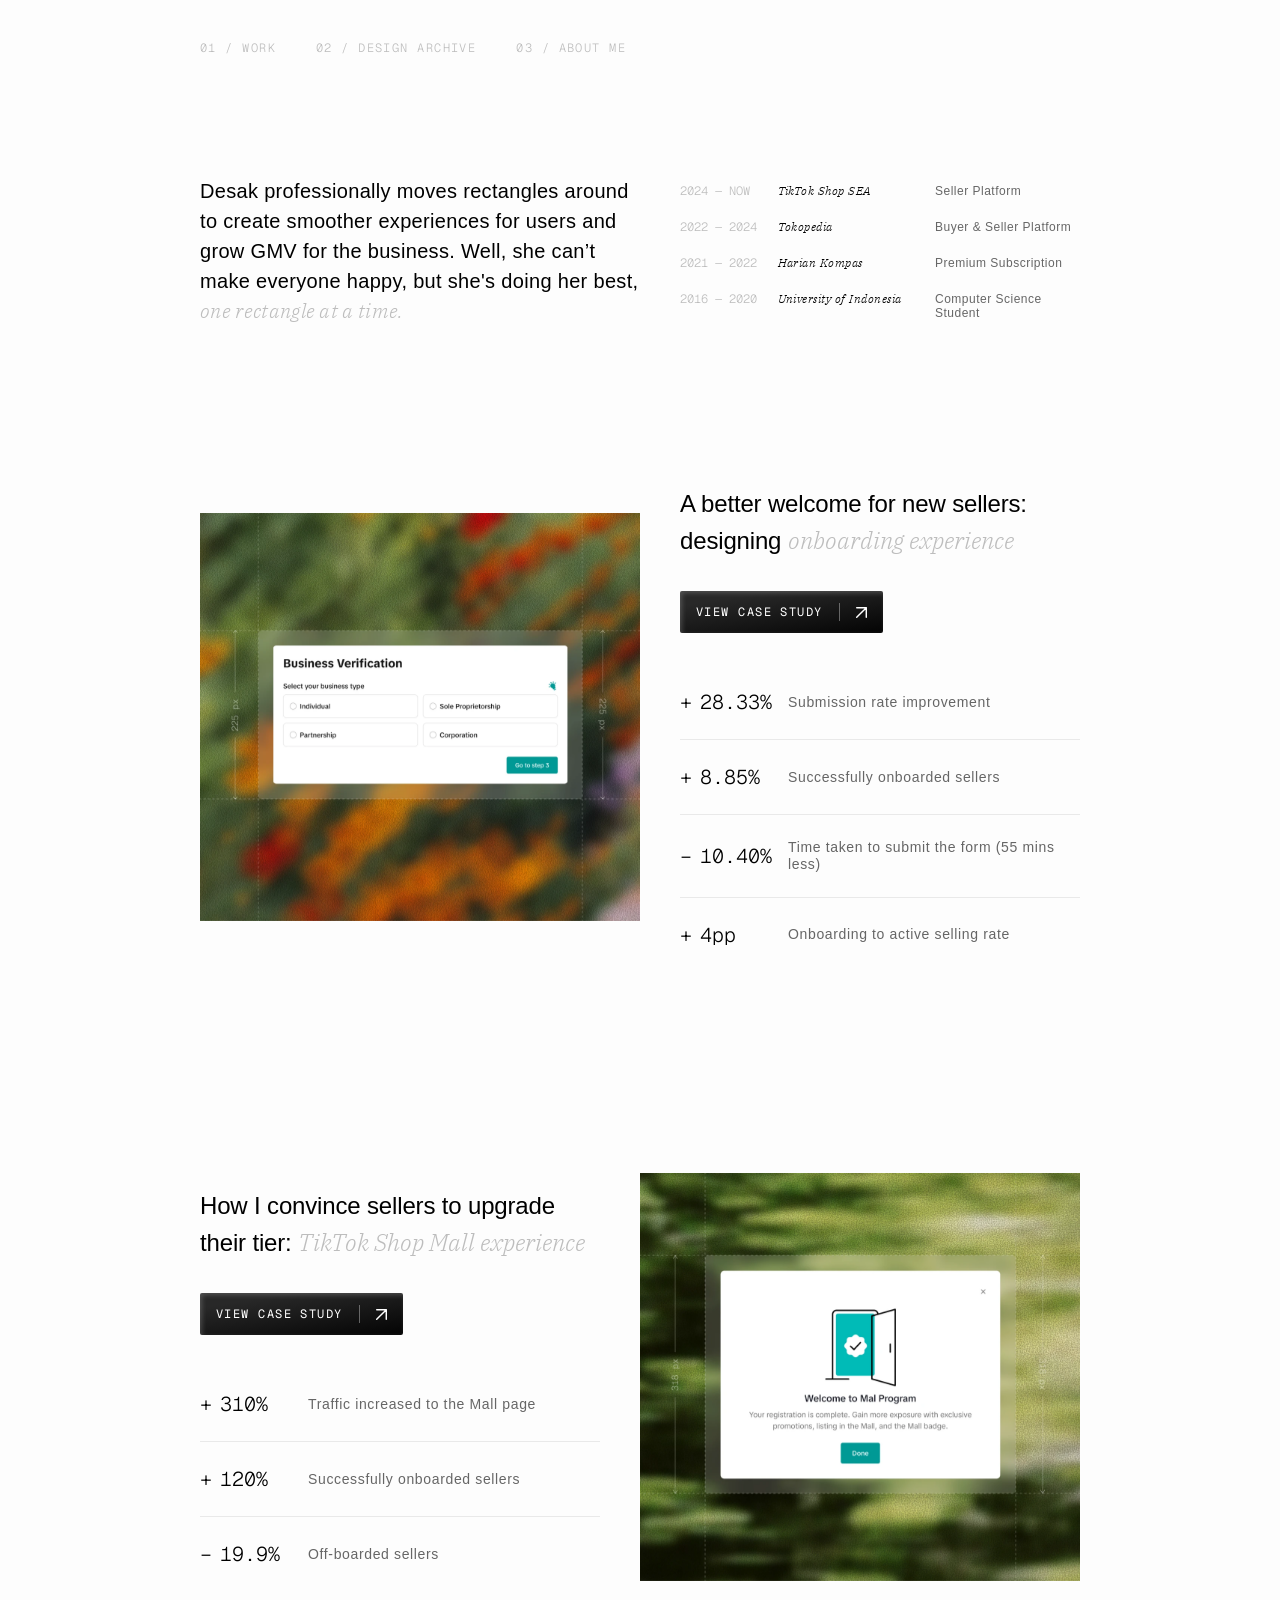
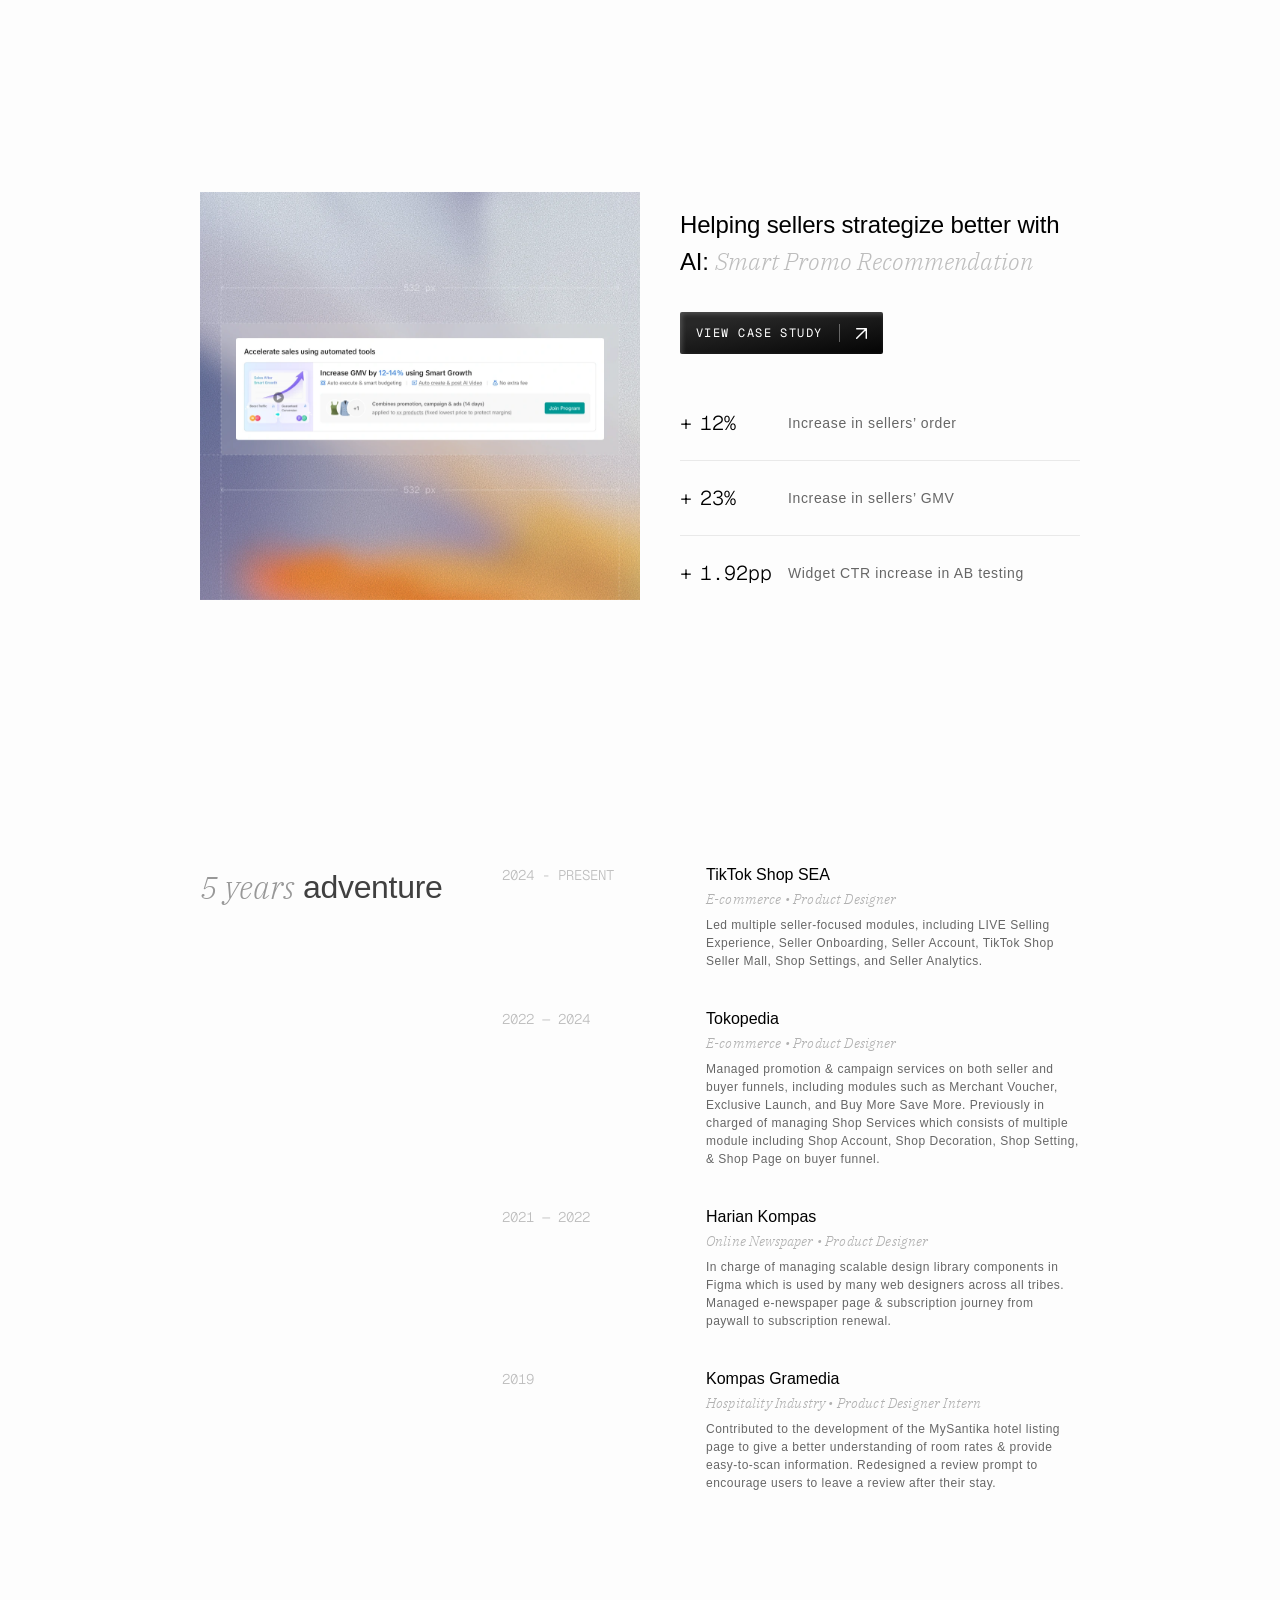
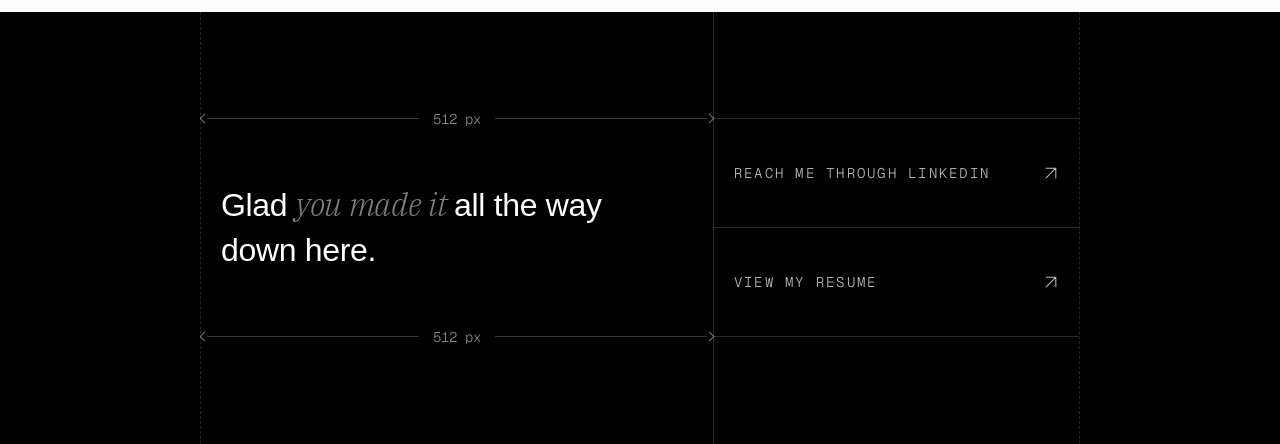
<file: index.html>
<!DOCTYPE html>
<html lang="en">
<head>
  <meta charset="UTF-8" />
  <meta name="viewport" content="width=device-width, initial-scale=1.0" />
  <title>Desak — Product Designer</title>
  <link rel="preconnect" href="https://fonts.googleapis.com" />
  <link rel="preconnect" href="https://fonts.gstatic.com" crossorigin />
  <link href="https://fonts.googleapis.com/css2?family=Geist+Mono:wght@300;400&family=IBM+Plex+Serif:ital,wght@1,300;1,400&display=swap" rel="stylesheet" />
  <link rel="stylesheet" href="styles.css" />
</head>
<body>
  <div class="page">

    <!-- NAV -->
    <header class="nav container">
      <a href="#work">01 / WORK</a>
      <a href="design-archive.html">02 / DESIGN ARCHIVE</a>
      <a href="about.html">03 / ABOUT ME</a>
    </header>

    <!-- HERO -->
    <section class="hero container">
      <p class="hero__bio">
        Desak professionally moves rectangles around to create smoother experiences for users and grow GMV for the business. Well, she can&rsquo;t make everyone happy, but she's doing her best, <span class="serif-accent">one rectangle at a time.</span>
      </p>
      <div class="hero__cv">
        <div class="hero__cv-row">
          <span class="hero__cv-year">2024 &mdash; NOW</span>
          <span class="hero__cv-co">TikTok Shop SEA</span>
          <span class="hero__cv-role">Seller Platform</span>
        </div>
        <div class="hero__cv-row">
          <span class="hero__cv-year">2022 &mdash; 2024</span>
          <span class="hero__cv-co">Tokopedia</span>
          <span class="hero__cv-role">Buyer &amp; Seller Platform</span>
        </div>
        <div class="hero__cv-row">
          <span class="hero__cv-year">2021 &mdash; 2022</span>
          <span class="hero__cv-co">Harian Kompas</span>
          <span class="hero__cv-role">Premium Subscription</span>
        </div>
        <div class="hero__cv-row">
          <span class="hero__cv-year">2016 &mdash; 2020</span>
          <span class="hero__cv-co">University of Indonesia</span>
          <span class="hero__cv-role">Computer Science Student</span>
        </div>
      </div>
    </section>

    <!-- WORK / CASE STUDIES -->
    <main id="work" class="cases container">

      <!-- Case 1: image left, text right -->
      <article class="case">
        <div class="case__visual reveal">
          <img class="case__shot" src="assets/case1-visual.webp" alt="Business verification onboarding form" />
        </div>
        <div class="case__info reveal">
          <h2 class="case__title">
            <span class="sans-light">A better welcome for new sellers: designing </span>
            <span class="serif-accent">onboarding experience</span>
          </h2>
          <a class="btn case__cta" href="case-onboarding.html"><span>VIEW CASE STUDY</span><span class="btn__divider"></span><img class="btn__arrow" src="assets/arrow.svg" alt="" /></a>
          <div class="stats">
            <div class="stat"><span class="stat__num"><span class="stat__sign">+</span>28.33%</span><span class="stat__label">Submission rate improvement</span></div>
            <div class="stat"><span class="stat__num"><span class="stat__sign">+</span>8.85%</span><span class="stat__label">Successfully onboarded sellers</span></div>
            <div class="stat"><span class="stat__num"><span class="stat__sign">&minus;</span>10.40%</span><span class="stat__label">Time taken to submit the form (55 mins less)</span></div>
            <div class="stat"><span class="stat__num"><span class="stat__sign">+</span>4pp</span><span class="stat__label">Onboarding to active selling rate</span></div>
          </div>
        </div>
      </article>

      <!-- Case 2: text left, image right -->
      <article class="case case--reverse">
        <div class="case__info reveal">
          <h2 class="case__title">
            <span class="sans-light">How I convince sellers to upgrade their tier: </span>
            <span class="serif-accent">TikTok Shop Mall experience</span>
          </h2>
          <a class="btn case__cta" href="case-mall.html"><span>VIEW CASE STUDY</span><span class="btn__divider"></span><img class="btn__arrow" src="assets/arrow.svg" alt="" /></a>
          <div class="stats">
            <div class="stat"><span class="stat__num"><span class="stat__sign">+</span>310%</span><span class="stat__label">Traffic increased to the Mall page</span></div>
            <div class="stat"><span class="stat__num"><span class="stat__sign">+</span>120%</span><span class="stat__label">Successfully onboarded sellers</span></div>
            <div class="stat"><span class="stat__num"><span class="stat__sign">&minus;</span>19.9%</span><span class="stat__label">Off-boarded sellers</span></div>
          </div>
        </div>
        <div class="case__visual reveal">
          <img class="case__shot" src="assets/case2-visual.webp" alt="Seller program welcome modal" />
        </div>
      </article>

      <!-- Case 3: image left, text right -->
      <article class="case">
        <div class="case__visual reveal">
          <img class="case__shot" src="assets/case3-visual.webp" alt="Smart promo recommendation widget" />
        </div>
        <div class="case__info reveal">
          <h2 class="case__title">
            <span class="sans-light">Helping sellers strategize better with AI: </span>
            <span class="serif-accent">Smart Promo Recommendation</span>
          </h2>
          <a class="btn case__cta" href="case-smart-promo.html"><span>VIEW CASE STUDY</span><span class="btn__divider"></span><img class="btn__arrow" src="assets/arrow.svg" alt="" /></a>
          <div class="stats">
            <div class="stat"><span class="stat__num"><span class="stat__sign">+</span>12%</span><span class="stat__label">Increase in sellers&rsquo; order</span></div>
            <div class="stat"><span class="stat__num"><span class="stat__sign">+</span>23%</span><span class="stat__label">Increase in sellers&rsquo; GMV</span></div>
            <div class="stat"><span class="stat__num"><span class="stat__sign">+</span>1.92pp</span><span class="stat__label">Widget CTR increase in AB testing</span></div>
          </div>
        </div>
      </article>

    </main>

    <!-- EXPERIENCE -->
    <section id="experience" class="experience container">
      <div class="experience__heading reveal">
        <span class="serif-accent">5 years</span>
        <span class="experience__heading-sans">adventure</span>
      </div>
      <div class="timeline">
        <div class="entry reveal">
          <p class="entry__year">2024 - PRESENT</p>
          <div class="entry__body">
            <div class="entry__role">
              <p class="entry__company">TikTok Shop SEA</p>
              <p class="entry__sub">E-commerce &bull; Product Designer</p>
            </div>
            <p class="entry__desc">Led multiple seller-focused modules, including LIVE Selling Experience, Seller Onboarding, Seller Account, TikTok Shop Seller Mall, Shop Settings, and Seller Analytics.</p>
          </div>
        </div>
        <div class="entry reveal">
          <p class="entry__year">2022 &mdash; 2024</p>
          <div class="entry__body">
            <div class="entry__role">
              <p class="entry__company">Tokopedia</p>
              <p class="entry__sub">E-commerce &bull; Product Designer</p>
            </div>
            <p class="entry__desc">Managed promotion &amp; campaign services on both seller and buyer funnels, including modules such as Merchant Voucher, Exclusive Launch, and Buy More Save More. Previously in charged of managing Shop Services which consists of multiple module including Shop Account, Shop Decoration, Shop Setting, &amp; Shop Page on buyer funnel.</p>
          </div>
        </div>
        <div class="entry reveal">
          <p class="entry__year">2021 &mdash; 2022</p>
          <div class="entry__body">
            <div class="entry__role">
              <p class="entry__company">Harian Kompas</p>
              <p class="entry__sub">Online Newspaper &bull; Product Designer</p>
            </div>
            <p class="entry__desc">In charge of managing scalable design library components in Figma which is used by many web designers across all tribes. Managed e-newspaper page &amp; subscription journey from paywall to subscription renewal.</p>
          </div>
        </div>
        <div class="entry reveal">
          <p class="entry__year">2019</p>
          <div class="entry__body">
            <div class="entry__role">
              <p class="entry__company">Kompas Gramedia</p>
              <p class="entry__sub">Hospitality Industry &bull; Product Designer Intern</p>
            </div>
            <p class="entry__desc">Contributed to the development of the MySantika hotel listing page to give a better understanding of room rates &amp; provide easy-to-scan information. Redesigned a review prompt to encourage users to leave a review after their stay.</p>
          </div>
        </div>
      </div>
    </section>

    <!-- FOOTER / CONTACT -->
    <footer id="contact" class="footer">
      <div class="container">
        <div class="footer__inner">

          <!-- left: measurement brackets + headline -->
          <div class="footer__left">
            <div class="footer__measure">
              <span class="m-arrow m-arrow--l"></span>
              <span class="m-line"></span>
              <span class="m-label"><span class="px-counter">843</span> px</span>
              <span class="m-line"></span>
              <span class="m-arrow m-arrow--r"></span>
            </div>
            <p class="footer__headline">
              <span>Glad </span><span class="serif-accent footer__accent">you made it </span><span>all the way down here.</span>
            </p>
            <div class="footer__measure">
              <span class="m-arrow m-arrow--l"></span>
              <span class="m-line"></span>
              <span class="m-label"><span class="px-counter">843</span> px</span>
              <span class="m-line"></span>
              <span class="m-arrow m-arrow--r"></span>
            </div>
          </div>

          <!-- right: contact links separated by rules -->
          <div class="footer__right">
            <span class="footer__rule"></span>
            <a class="footer__link" href="https://www.linkedin.com/in/desakmadem/" target="_blank" rel="noopener noreferrer">
              <span>REACH ME THROUGH LINKEDIN</span>
              <svg class="link-arrow" viewBox="-1.7 -1.7 11.067 11.067" fill="none" aria-hidden="true"><path d="M0.5 7.16667L7.16667 0.5M7.16667 7.16667V0.5H0.5" stroke="currentColor" stroke-width="0.7" stroke-linecap="round" stroke-linejoin="round"/></svg>
            </a>
            <span class="footer__rule"></span>
            <a class="footer__link" href="https://drive.google.com/file/d/1bFdJHdn02jlXE0a7FuHkOoRqvCfpGRP8/view?usp=sharing" target="_blank" rel="noopener noreferrer">
              <span>VIEW MY RESUME</span>
              <svg class="link-arrow" viewBox="-1.7 -1.7 11.067 11.067" fill="none" aria-hidden="true"><path d="M0.5 7.16667L7.16667 0.5M7.16667 7.16667V0.5H0.5" stroke="currentColor" stroke-width="0.7" stroke-linecap="round" stroke-linejoin="round"/></svg>
            </a>
            <span class="footer__rule"></span>
          </div>

        </div>
      </div>
    </footer>

  </div>
  <script src="script.js"></script>
</body>
</html>
</file>
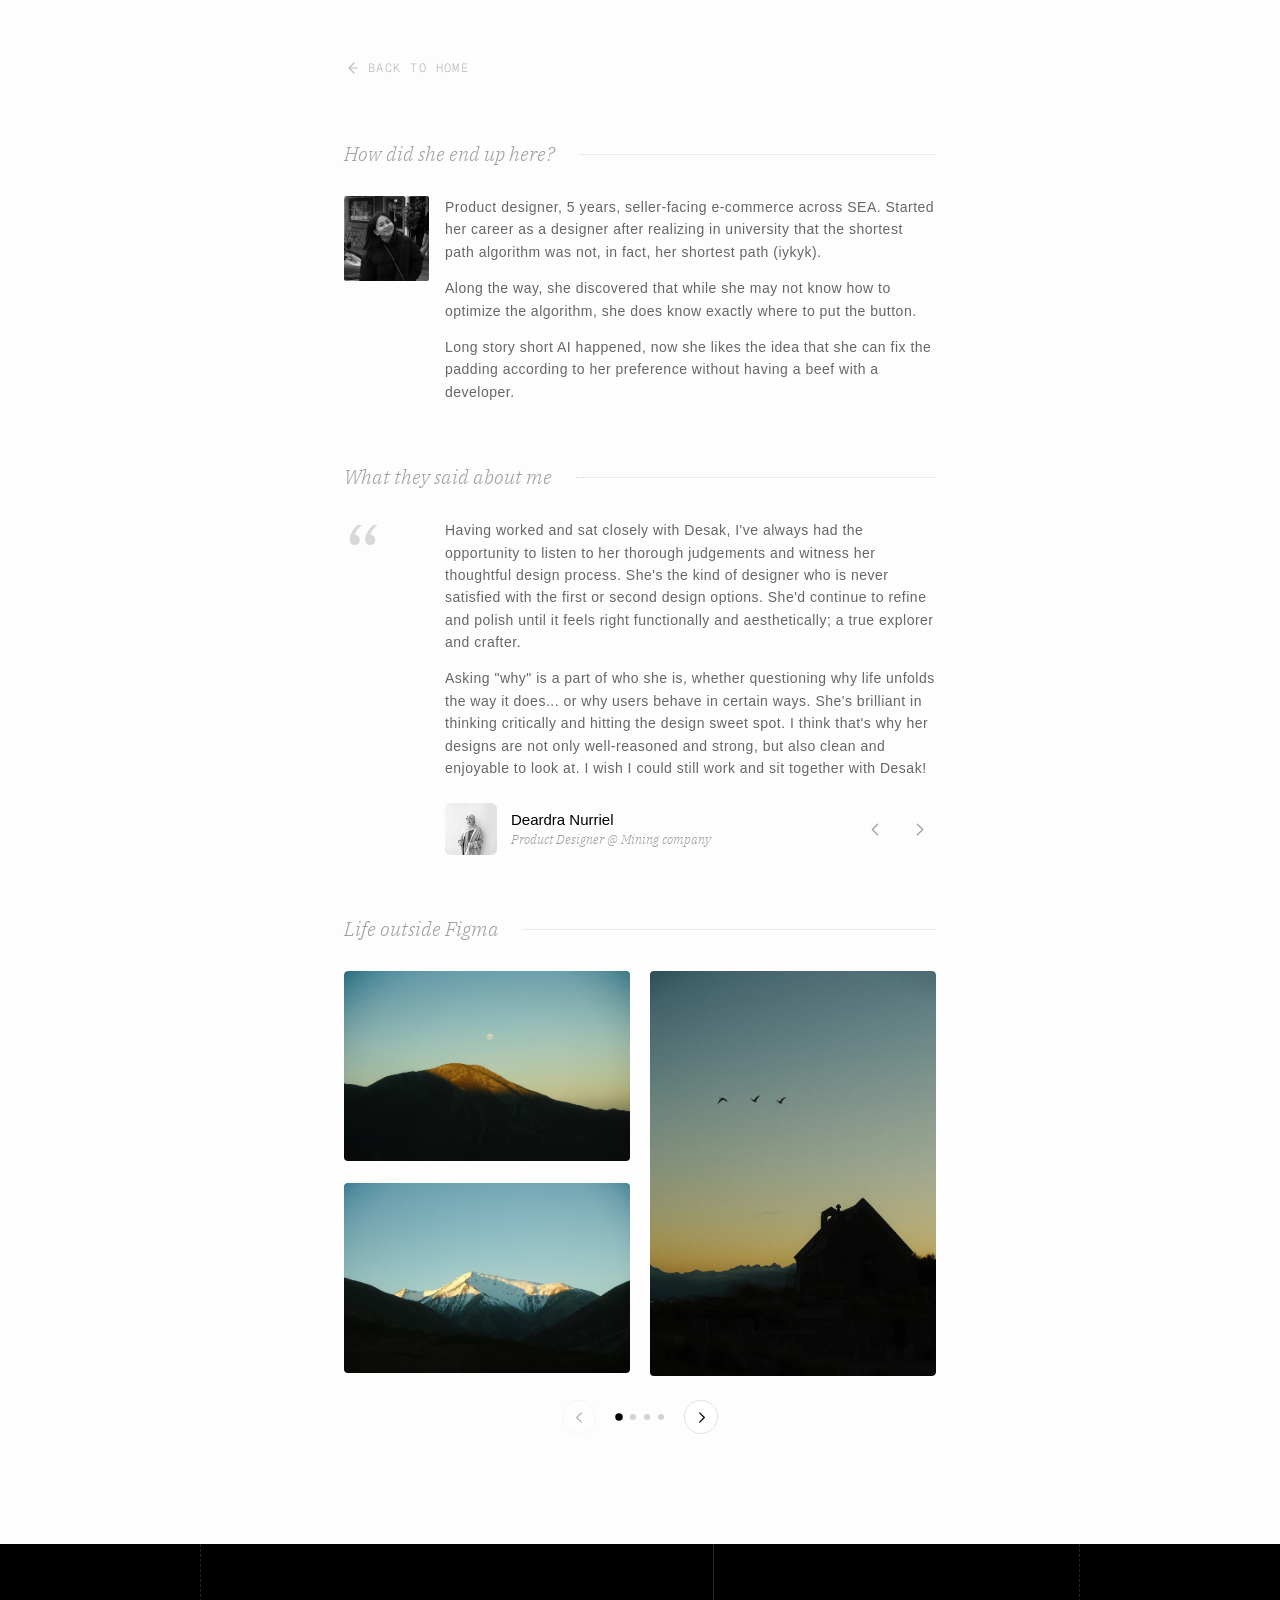
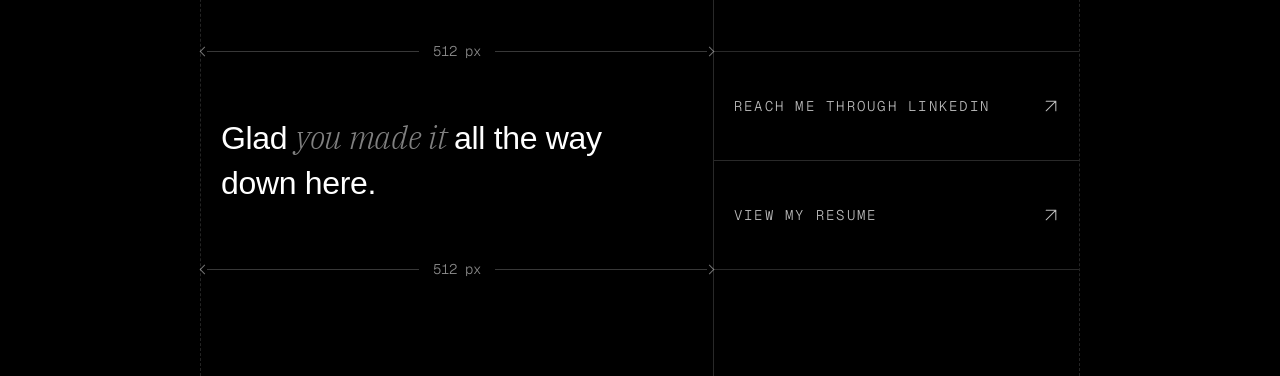
<file: about.html>
<!DOCTYPE html>
<html lang="en">
<head>
  <meta charset="UTF-8" />
  <meta name="viewport" content="width=device-width, initial-scale=1.0" />
  <meta name="color-scheme" content="light" />
  <title>About</title>
  <link rel="preconnect" href="https://fonts.googleapis.com" />
  <link rel="preconnect" href="https://fonts.gstatic.com" crossorigin />
  <link href="https://fonts.googleapis.com/css2?family=Geist+Mono:wght@300;400&family=IBM+Plex+Serif:ital,wght@1,300;1,400&display=swap" rel="stylesheet" />
  <link rel="stylesheet" href="styles.css" />
  <link rel="stylesheet" href="about.css" />
</head>
<body>
  <div class="page">

    <main class="about">

      <!-- BACK -->
      <a class="about__back" href="index.html">
        <svg viewBox="0 0 16 16" fill="none" aria-hidden="true"><path d="M10 3 L5 8 L10 13 M5 8 H13" stroke="currentColor" stroke-width="1.2" stroke-linecap="round" stroke-linejoin="round"/></svg>
        <span>BACK TO HOME</span>
      </a>

      <!-- 1 · THE STORY OF MY LIFE -->
      <section class="ab-section">
        <div class="ab-head"><h2 class="ab-head__title">How did she end up here?</h2><span class="ab-head__rule"></span></div>
        <div class="ab-story">
          <img class="ab-story__photo" src="assets/profile.png" alt="Portrait of Desak" />
          <div class="ab-story__text">
            <p>Product designer, 5 years, seller-facing e-commerce across SEA. Started her career as a designer after realizing in university that the shortest path algorithm was not, in fact, her shortest path (iykyk).</p>
            <p>Along the way, she discovered that while she may not know how to optimize the algorithm, she does know exactly where to put the button.</p>
            <p>Long story short AI happened, now she likes the idea that she can fix the padding according to her preference without having a beef with a developer.</p>
          </div>
        </div>
      </section>

      <!-- 2 · WHAT THEY SAID ABOUT ME (interactive) -->
      <section class="ab-section" id="testimonials">
        <div class="ab-head"><h2 class="ab-head__title">What they said about me</h2><span class="ab-head__rule"></span></div>

        <!-- one testimonial at a time; chevrons step through them -->
        <div class="ab-testi" data-testi>
          <div class="ab-quote">
            <span class="ab-quote__mark" aria-hidden="true">&ldquo;</span>
            <div class="ab-story__text" data-quote></div>
          </div>
          <div class="ab-testi__foot">
            <div class="ab-testi__person">
              <img class="ab-testi__av" data-av src="assets/areta.jpeg" alt="" />
              <span class="ab-testi__meta">
                <span class="ab-testi__name" data-name>Areta Selena</span>
                <span class="ab-testi__role" data-role>Product Designer @ Omni HR</span>
              </span>
            </div>
            <div class="ab-testi__nav">
              <button class="ab-testi__btn" type="button" data-prev aria-label="Previous testimonial">
                <svg viewBox="0 0 16 16" fill="none" aria-hidden="true"><path d="M10 3 L5 8 L10 13" stroke="currentColor" stroke-width="1.3" stroke-linecap="round" stroke-linejoin="round"/></svg>
              </button>
              <button class="ab-testi__btn" type="button" data-next aria-label="Next testimonial">
                <svg viewBox="0 0 16 16" fill="none" aria-hidden="true"><path d="M6 3 L11 8 L6 13" stroke="currentColor" stroke-width="1.3" stroke-linecap="round" stroke-linejoin="round"/></svg>
              </button>
            </div>
          </div>
        </div>

        <!-- testimonial data: name / role / avatar on each entry, slid in on chevron click -->
        <div class="ab-data" hidden>
          <div data-name="Deardra Nurriel" data-role="Product Designer @ Mining company" data-av="assets/deardra.png">
            <p>Having worked and sat closely with Desak, I've always had the opportunity to listen to her thorough judgements and witness her thoughtful design process. She's the kind of designer who is never satisfied with the first or second design options. She'd continue to refine and polish until it feels right functionally and aesthetically; a true explorer and crafter. </p>
            <p>Asking "why" is a part of who she is, whether questioning why life unfolds the way it does... or why users behave in certain ways. She's brilliant in thinking critically and hitting the design sweet spot. I think that's why her designs are not only well-reasoned and strong, but also clean and enjoyable to look at. I wish I could still work and sit together with Desak!</p>
          </div>
          <div data-name="Jessica Tamara" data-role="Product Designer @ Digify" data-av="assets/jessica.jpeg">
            <p>I had the privilege of working with Desak at Tokopedia, and I was continually impressed by her exceptional visual taste and attention to detail. Desak is a quick learner who effortlessly adapts to new situations, always bringing fresh and creative solutions to the table.</p>
            <p>I highly recommend Desak as an outstanding product designer. She has a remarkable talent for solving complex problems and transforming them into delightful, user friendly experiences.</p>
          </div>
          <div data-name="Santo Unsri" data-role="Product Designer @ TikTok Shop" data-av="assets/santo.png">
            <p>Desak has consistently demonstrated strong performance as a designer. She shows solid critical thinking, a strong sense of design quality, and effective communication skills, combined with a positive and professional attitude.</p>
            <p>Her ability to collaborate well with the team and contribute thoughtfully has made working with her a very positive experience. I'm very grateful to have her in the team and I wish I have the opportunity to work again with her in the future.</p>
          </div>
          <div data-name="Areta Selena" data-role="Product Designer @ Omni HR" data-av="assets/areta.jpeg">
            <p>During our time on the Campaign &amp; Promotion team, I had the pleasure of working alongside Desak, whose critical thinking and meticulous approach made a significant impression. Desak is adept at understanding requirements, defining problems, and ensuring thorough execution.</p>
            <p>She isn&rsquo;t afraid to challenge assumptions and maintains a tidy and well-thought-out work ethic. Beyond her professional strengths, Desak&rsquo;s easy-going nature makes her a great colleague and friend!</p>
          </div>
        </div>
      </section>


      <!-- 4 · I TRAVEL & TAKE PICTURES (interactive carousel) -->
      <section class="ab-section">
        <div class="ab-head"><h2 class="ab-head__title">Life outside Figma</h2><span class="ab-head__rule"></span></div>
        <div class="ab-gallery">
          <div class="ab-gallery__viewport">
            <div class="ab-gallery__track" data-track>
              <div class="ab-slide"><div class="ab-slide__left"><img src="assets/About/1A.webp" alt="" /><img src="assets/About/1B.webp" alt="" /></div><img class="ab-slide__right" src="assets/About/1C.webp" alt="" /></div>
              <div class="ab-slide"><div class="ab-slide__left"><img src="assets/About/2A.webp" alt="" /><img src="assets/About/2B.webp" alt="" /></div><img class="ab-slide__right" src="assets/About/2C.webp" alt="" /></div>
              <div class="ab-slide"><div class="ab-slide__left"><img src="assets/About/3A.webp" alt="" /><img src="assets/About/3B.webp" alt="" /></div><img class="ab-slide__right" src="assets/About/3C.webp" alt="" /></div>
              <div class="ab-slide"><div class="ab-slide__left"><img src="assets/About/4A.webp" alt="" /><img src="assets/About/4B.webp" alt="" /></div><img class="ab-slide__right" src="assets/About/4C.webp" alt="" /></div>
            </div>
          </div>
          <div class="ab-gallery__nav">
            <button class="ab-gallery__btn" type="button" data-prev aria-label="Previous">
              <svg viewBox="0 0 16 16" fill="none" aria-hidden="true"><path d="M10 3 L5 8 L10 13" stroke="currentColor" stroke-width="1.3" stroke-linecap="round" stroke-linejoin="round"/></svg>
            </button>
            <div class="ab-dots" data-dots></div>
            <button class="ab-gallery__btn" type="button" data-next aria-label="Next">
              <svg viewBox="0 0 16 16" fill="none" aria-hidden="true"><path d="M6 3 L11 8 L6 13" stroke="currentColor" stroke-width="1.3" stroke-linecap="round" stroke-linejoin="round"/></svg>
            </button>
          </div>
        </div>
      </section>

    </main>

    <!-- FOOTER -->
    <footer id="contact" class="footer">
      <div class="container">
        <div class="footer__inner">
          <div class="footer__left">
            <div class="footer__measure">
              <span class="m-arrow m-arrow--l"></span><span class="m-line"></span><span class="m-label"><span class="px-counter">843</span> px</span><span class="m-line"></span><span class="m-arrow m-arrow--r"></span>
            </div>
            <p class="footer__headline"><span>Glad </span><span class="serif-accent footer__accent">you made it </span><span>all the way down here.</span></p>
            <div class="footer__measure">
              <span class="m-arrow m-arrow--l"></span><span class="m-line"></span><span class="m-label"><span class="px-counter">843</span> px</span><span class="m-line"></span><span class="m-arrow m-arrow--r"></span>
            </div>
          </div>
          <div class="footer__right">
            <span class="footer__rule"></span>
            <a class="footer__link" href="https://www.linkedin.com/in/desakmadem/" target="_blank" rel="noopener noreferrer">
              <span>REACH ME THROUGH LINKEDIN</span>
              <svg class="link-arrow" viewBox="-1.7 -1.7 11.067 11.067" fill="none" aria-hidden="true"><path d="M0.5 7.16667L7.16667 0.5M7.16667 7.16667V0.5H0.5" stroke="currentColor" stroke-width="0.7" stroke-linecap="round" stroke-linejoin="round"/></svg>
            </a>
            <span class="footer__rule"></span>
            <a class="footer__link" href="https://drive.google.com/file/d/1bFdJHdn02jlXE0a7FuHkOoRqvCfpGRP8/view?usp=sharing" target="_blank" rel="noopener noreferrer">
              <span>VIEW MY RESUME</span>
              <svg class="link-arrow" viewBox="-1.7 -1.7 11.067 11.067" fill="none" aria-hidden="true"><path d="M0.5 7.16667L7.16667 0.5M7.16667 7.16667V0.5H0.5" stroke="currentColor" stroke-width="0.7" stroke-linecap="round" stroke-linejoin="round"/></svg>
            </a>
            <span class="footer__rule"></span>
          </div>
        </div>
      </div>
    </footer>

  </div>
  <script src="script.js"></script>
</body>
</html>
</file>
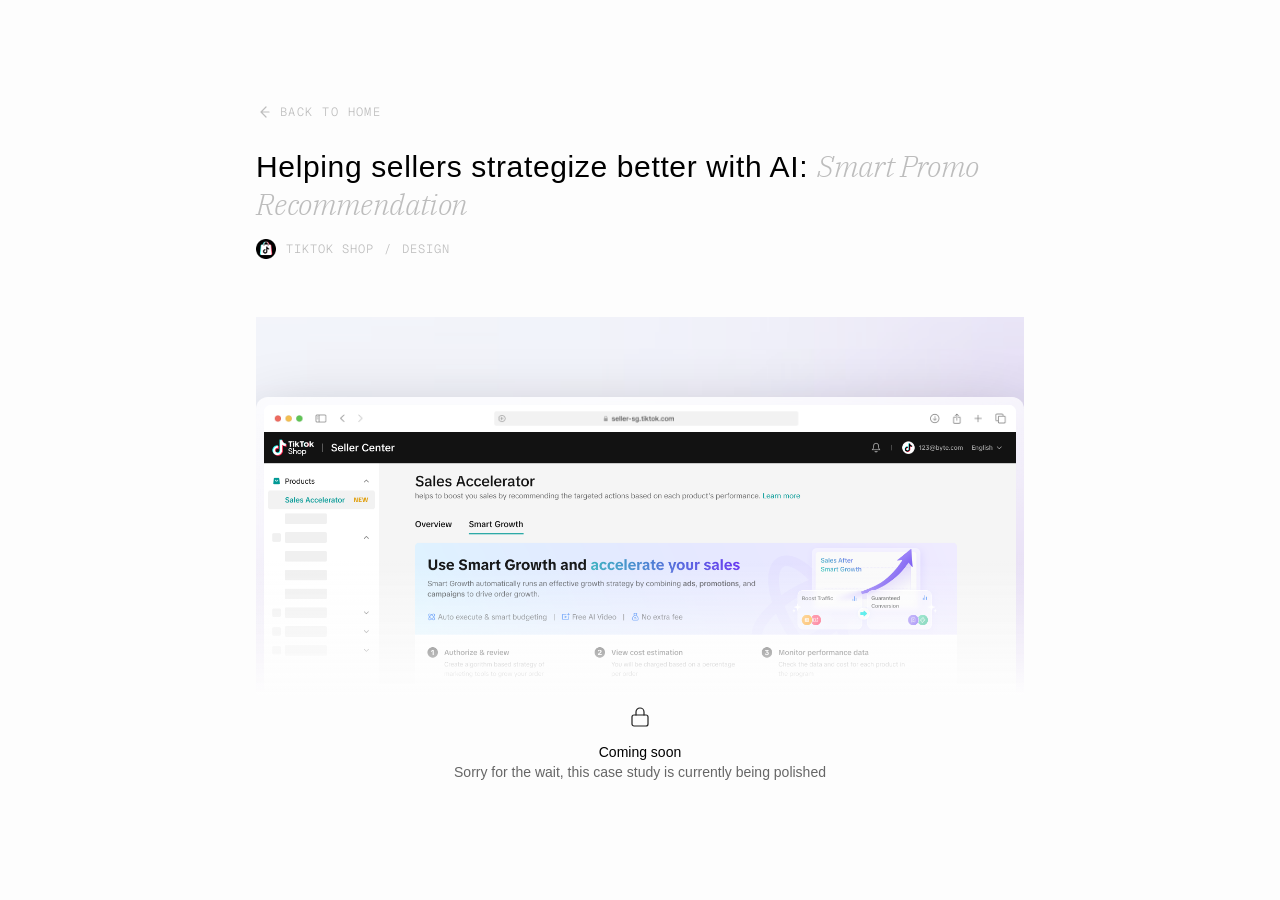
<file: case-smart-promo.html>
<!DOCTYPE html>
<html lang="en">
<head>
  <meta charset="UTF-8" />
  <meta name="viewport" content="width=device-width, initial-scale=1.0" />
  <meta name="color-scheme" content="light" />
  <title>Smart Promo Recommendation — Case Study</title>
  <link rel="preconnect" href="https://fonts.googleapis.com" />
  <link rel="preconnect" href="https://fonts.gstatic.com" crossorigin />
  <link href="https://fonts.googleapis.com/css2?family=Geist+Mono:wght@300;400&family=IBM+Plex+Serif:ital,wght@1,300;1,400&display=swap" rel="stylesheet" />
  <link rel="stylesheet" href="styles.css" />
  <link rel="stylesheet" href="case-study.css" />
  <style>
    /* ── case 3 coming-soon overrides ── */

    /* blue hero stage */
    .cs3-stage { background: #f4f9ff; }

    /* de-emphasise the abstract bg so the browser window reads clearly */
    .cs3-stage .cs-hero-stage__bg { opacity: 0.5; }

    /* stronger frosted glass to match Figma blur(50px) */
    .cs3-stage .cs-glass {
      background: linear-gradient(to bottom, rgba(255,255,255,0.7), rgba(255,255,255,0));
      -webkit-backdrop-filter: blur(40px);
      backdrop-filter: blur(40px);
    }

    /* coming-soon gradient overlay — pulls up over the bottom of the hero */
    .cs3-overlay {
      margin-top: -200px;
      position: relative;
      z-index: 2;
      height: 280px;
      background: linear-gradient(to bottom, rgba(253,253,253,0) 0%, #fdfdfd 48%);
      display: flex;
      flex-direction: column;
      align-items: center;
      justify-content: flex-end;
      gap: 16px;
      padding-bottom: 60px;
    }

    .cs3-lock-text {
      display: flex;
      flex-direction: column;
      align-items: center;
      gap: 4px;
    }

    .cs3-lock-text__title {
      font-family: var(--sans);
      font-weight: 300;
      font-size: 14px;
      line-height: 1.2;
      color: var(--black);
    }

    .cs3-lock-text__sub {
      font-family: var(--sans);
      font-weight: 300;
      font-size: 14px;
      line-height: 1.2;
      color: var(--body);
      white-space: nowrap;
    }
  </style>
</head>
<body class="cs">

  <div class="cs-wrap">

    <main class="cs-main">

      <header class="cs-header">

        <a class="cs-back" href="index.html">
          <svg class="cs-back__arrow" viewBox="0 0 16 16" fill="none" aria-hidden="true">
            <path d="M10 3 L5 8 L10 13 M5 8 H13" stroke="currentColor" stroke-width="1.2" stroke-linecap="round" stroke-linejoin="round"/>
          </svg>
          <span>BACK TO HOME</span>
        </a>

        <h1 class="cs-title reveal">
          <span class="sans-light">Helping sellers strategize better with AI: </span><span class="serif-accent">Smart Promo Recommendation</span>
        </h1>

        <div class="cs-tags reveal">
          <img class="cs-tags__logo" src="assets/cs-tiktok.png" alt="" />
          <span class="cs-tags__sep">TIKTOK SHOP</span>
          <span class="cs-tags__sep">/</span>
          <span>DESIGN</span>
        </div>

        <figure class="cs-figure cs-figure--hero reveal">
          <div class="cs-hero-stage cs3-stage">
            <img class="cs-hero-stage__bg" src="assets/cs3-hero-bg.webp" alt="" aria-hidden="true" />
            <div class="cs-glass">
              <div class="cs-browser">
                <img class="cs-window__bar" src="assets/cs3-window-bar.png" alt="" aria-hidden="true" />
                <img class="cs-window__shot" src="assets/cs3-hero-shot.webp" alt="Smart Promo Recommendation interface in TikTok Shop Seller Center" />
              </div>
            </div>
          </div>
        </figure>

        <!-- coming-soon overlay: gradient fades the hero bottom into white,
             lock icon + message centered just below the fade point -->
        <div class="cs3-overlay">
          <svg width="24" height="24" viewBox="0 0 24 24" fill="none" xmlns="http://www.w3.org/2000/svg" aria-hidden="true">
            <rect x="4" y="11" width="16" height="11" rx="2" stroke="#202020" stroke-width="1.2"/>
            <path d="M8 11V8a4 4 0 0 1 8 0v3" stroke="#202020" stroke-width="1.2" stroke-linecap="round"/>
          </svg>
          <div class="cs3-lock-text">
            <p class="cs3-lock-text__title">Coming soon</p>
            <p class="cs3-lock-text__sub">Sorry for the wait, this case study is currently being polished</p>
          </div>
        </div>

      </header>

    </main>

  </div>

  <script src="script.js"></script>
</body>
</html>
</file>
<file: styles.css>
:root {
  color-scheme: light;            /* opt out of browser auto dark-mode inversion */
  --bg: #fdfdfd;
  --black: #000;
  --body: #666;
  --overline: #bdbdbd;
  --sans: "Helvetica Neue", Helvetica, Arial, sans-serif;
  --serif: "IBM Plex Serif", Georgia, serif;
  --mono: "Geist Mono", ui-monospace, "SF Mono", Menlo, monospace;
  --pad: 200px;
}

* { margin: 0; padding: 0; box-sizing: border-box; }

html {
  /* Use the OS default (subpixel) smoothing so Light/300 weights render with
     fuller strokes — matching Figma. `antialiased` here forces grayscale AA on
     macOS, which makes text look noticeably thinner/lighter. */
  -webkit-font-smoothing: subpixel-antialiased;
  text-rendering: optimizeLegibility;
  scroll-behavior: smooth;
}

body {
  background: var(--bg);
  font-family: var(--sans);
  color: var(--black);
}

.page { width: 100%; overflow-x: hidden; }

a { color: inherit; text-decoration: none; }

/* centered content column — 1200px content inside a 1440px frame */
.container {
  width: 100%;
  max-width: 1440px;
  margin: 0 auto;
  padding-left: var(--pad);
  padding-right: var(--pad);
}

.serif-accent {
  font-family: var(--serif);
  font-style: italic;
  font-weight: 300;
  color: var(--overline);
}
.sans-light { font-family: var(--sans); font-weight: 300; letter-spacing:0.64px; }

/* ---------- NAV ---------- */
.nav {
  display: flex;
  align-items: center;
  gap: 40px;
  padding-top: 40px;
  padding-bottom: 40px;
  font-family: var(--mono);
  font-weight: 300;
  font-size: 12px;
  letter-spacing: 1.44px;
  color: var(--overline);
}
.nav a { transition: color 0.2s ease; }
.nav a:hover { color: var(--black); }

/* ---------- BUTTON ---------- */
.btn {
  position: relative;
  display: inline-flex;
  align-items: center;
  gap: 16px;
  padding: 12px 16px;
  border-radius: 2px;
  background-image: linear-gradient(171deg, #282828 20%, #000 108%);
  box-shadow: inset 2px 2px 5px 0 rgba(255, 255, 255, 0.2);
  transition: transform 0.2s ease, box-shadow 0.2s ease;
}
.btn:hover {
  transform: translateY(-1px);
  box-shadow: inset 2px 2px 5px 0 rgba(255, 255, 255, 0.25), 0 6px 18px rgba(0, 0, 0, 0.18);
}
.btn span:first-child {
  font-family: var(--mono);
  font-weight: 400;
  font-size: 12px;
  letter-spacing: 1.44px;
  color: #fff;
  white-space: nowrap;
}
.btn__divider { width: 1px; height: 18px; background: rgba(255, 255, 255, 0.35); }
.btn__arrow { width: 11px; height: 11px; display: block; transition: transform 0.2s ease; }
/* up-right arrows (case CTAs): nudge 2px up + 2px right on hover */
.btn:hover .btn__arrow:not(.btn__arrow--down) { transform: translate(2px, -2px); }
/* hero "VIEW MY WORK": point the arrow straight down and loop a vertical "jump"
   to invite scrolling (per unused-css animated down arrow: jump, 1.5s, infinite) */
.btn__arrow--down { transform: rotate(135deg); animation: arrowJump 1.5s infinite; }
@keyframes arrowJump {
  0%   { transform: translateY(0)   rotate(135deg); }
  50%  { transform: translateY(4px) rotate(135deg); }
  100% { transform: translateY(0)   rotate(135deg); }
}
@media (prefers-reduced-motion: reduce) {
  .btn__arrow--down { animation: none; }   /* stays a static down arrow */
}

/* ---------- HERO ---------- */
/* two equal columns (same grid as .case) so the bio fills the left half and its
   right edge lands on the centre line — aligned with the case image's right edge below */
.hero {
  display: grid;
  grid-template-columns: minmax(0, 1fr) minmax(0, 1fr);
  align-items: center;
  padding-top: 80px;
  padding-bottom: 80px;
}
.hero__bio {
  font-family: var(--sans); font-weight: 300; font-size: 20px; line-height: 1.5;
  letter-spacing: 0.32px; color: var(--black);
}
.hero__bio .serif-accent { color: var(--overline); }   /* "one rectangle at a time." */
.hero__cv { display: flex; flex-direction: column; gap: 20px; padding-left: 40px; }   /* match .case__info padding → year aligns with the case title's left edge */
.hero__cv-row { display: flex; justify-content: space-between; align-items: baseline; font-size: 12px; }   /* auto gaps; role lands on the right edge */
.hero__cv-year { flex: 0 0 80px; font-family: var(--mono); font-weight: 300; color: var(--overline); }
.hero__cv-co   { flex: 0 0 140px; font-family: var(--serif); font-style: italic; font-weight: 300; color: var(--black); letter-spacing: 0.48px; }
.hero__cv-role { flex: 0 0 145px; font-family: var(--sans); font-weight: 300; color: var(--body); letter-spacing: 0.5px; }

/* ---------- HERO ENTRANCE ANIMATION ---------- */
/* blur + rise reveal, staggered (LaunchNow-style) */
@keyframes riseIn {
  from { opacity: 0; transform: translateY(40px) scale(0.97); filter: blur(18px); }
  to   { opacity: 1; transform: translateY(0)    scale(1);    filter: blur(0); }
}
.hero__bio    { animation: riseIn 1.4s cubic-bezier(0.16, 1, 0.3, 1) 0.1s both; }
.hero__cv-row { animation: riseIn 1.2s cubic-bezier(0.16, 1, 0.3, 1) both; }
.hero__cv-row:nth-child(1) { animation-delay: 0.45s; }
.hero__cv-row:nth-child(2) { animation-delay: 0.58s; }
.hero__cv-row:nth-child(3) { animation-delay: 0.71s; }
.hero__cv-row:nth-child(4) { animation-delay: 0.84s; }

@media (prefers-reduced-motion: reduce) {
  .hero__bio, .hero__cv-row { animation: none; }
}

/* ---------- SCROLL REVEAL (case studies) ---------- */
/* dramatic blur + rise, triggered when the element enters the viewport */
.reveal {
  opacity: 0;
  transform: translateY(56px) scale(0.97);
  filter: blur(20px);
  transition:
    opacity 1.1s cubic-bezier(0.16, 1, 0.3, 1),
    transform 1.1s cubic-bezier(0.16, 1, 0.3, 1),
    filter 1.1s cubic-bezier(0.16, 1, 0.3, 1);
  will-change: opacity, transform, filter;
}
.reveal.is-visible {
  opacity: 1;
  transform: none;
  filter: blur(0);
}
/* stagger the text behind the visual within each case */
.case__info.reveal { transition-delay: 0.14s; }

/* experience: heading first, then timeline entries cascade */
.experience__heading.reveal { transition-delay: 0.05s; }
.timeline .entry.reveal:nth-child(1) { transition-delay: 0.12s; }
.timeline .entry.reveal:nth-child(2) { transition-delay: 0.19s; }
.timeline .entry.reveal:nth-child(3) { transition-delay: 0.26s; }
.timeline .entry.reveal:nth-child(4) { transition-delay: 0.33s; }

@media (prefers-reduced-motion: reduce) {
  .reveal { opacity: 1; transform: none; filter: none; transition: none; }
}

/* ---------- CASES ---------- */
.cases {
  display: flex;
  flex-direction: column;
  gap: 160px;
  padding-top: 40px;
  padding-bottom: 120px;
}
/* two equal halves so the visuals meet at the centre line: Case 1's visual
   (left) ends where Case 2's visual (right) begins — they stay vertically
   aligned at any width. The 40px visual↔text gap lives on the info's inner side. */
.case { display: grid; grid-template-columns: minmax(0, 1fr) minmax(0, 1fr); align-items: center; }
.case__visual { min-width: 0; }
.case__info {
  min-width: 0;
  align-self: stretch;
  display: flex;
  flex-direction: column;
  justify-content: center;
  align-items: flex-start;
  padding: 40px 0 40px 40px;   /* normal row: info on the right → gap on its left */
}
.case--reverse .case__info { padding: 40px 40px 40px 0; }   /* reversed: info on the left → gap on its right */
.case__title { font-size: 24px; line-height: 1.5; font-weight: 300; color: var(--black);}
.case__title .sans-light { letter-spacing: -0.16px; }
.case__cta { margin-top: 32px; }

/* stats */
.stats { display: flex; flex-direction: column; margin-top: 56px; width: 100%; }
.stat { display: flex; align-items: center; gap: 16px; }
.stat:not(:last-child) { padding-bottom: 24px; margin-bottom: 24px; border-bottom: 1px solid #e9e9e9; }
.stat__num {
  display: inline-flex;
  align-items: center;
  gap: 8px;
  min-width: 92px;
  font-family: var(--mono);
  font-weight: 300;
  font-size: 20px;
  color: #000;
}
.stat__sign { display: inline-block; width: 12px; }
.stat__label { font-family: var(--sans); font-weight: 300; font-size: 14px; line-height: 1.2; letter-spacing: 0.64px; color: var(--body); }

/* frame / visual — internal coordinate space is 588 x 545, scaled to fit by script.js */
/* case-study visual: the whole composition (blurred background + card +
   "px" measurement brackets) is exported straight from Figma as one image */
.case__shot { display: block; width: 100%; height: auto; }

/* ---------- DESIGN ARCHIVE ---------- */
.archive-head { padding-top: 40px; }
.archive__back {
  display: inline-flex; align-items: center; gap: 8px;
  font-family: var(--mono); font-weight: 300; font-size: 12px; letter-spacing: 1.44px;
  color: var(--overline); transition: color 0.2s ease;
}
.archive__back:hover { color: var(--black); }
.archive__back svg { width: 16px; height: 16px; }
.archive__title {margin-top: 24px ;font-size: 24px; line-height: 1.5; font-weight: 300; color: var(--black);}
.archive { padding-top: 72px; padding-bottom: 120px; }
.archive__grid { display: grid; grid-template-columns: 1fr 1fr; column-gap: 40px; row-gap: 60px; }
.archive__card { display: flex; flex-direction: column; }
.archive__shot { aspect-ratio: 580 / 338; overflow: hidden; background: #f3f3f4; }
.archive__shot img { width: 100%; height: 100%; object-fit: cover; display: block; transition: transform 0.5s cubic-bezier(0.16, 1, 0.3, 1); }
.archive__card:hover .archive__shot img { transform: scale(1.03); }
/* disable the generic scale for the new card types */
.archive__card:hover .archive__shot--aff img,
.archive__card:hover .archive__shot--duo img { transform: none; }

/* ── archive card: affiliate (card 1) ─────────────────────────────── */
.archive__shot--aff { background: #f5f3ff; position: relative; }
/* browser window — not an img, unaffected by the generic reset */
.archive__aff-browser {
  position: absolute;
  bottom: 0; left: 50%;
  transform: translateX(-50%);
  width: 68.97%;
  border-radius: 8px 8px 0 0;
  overflow: hidden;
  display: flex; flex-direction: column; gap: 1px;
}
.archive__aff-content { position: relative; width: 100%; aspect-ratio: 400 / 255; overflow: hidden; }
/* prefixed with parent to reach 0-2-0 specificity and beat the .archive__shot img 0-1-1 reset */
.archive__shot--aff .archive__aff-bg {
  position: absolute;
  left: 0; top: -6.8%;
  width: 117.9%; height: 113.9%;
  object-fit: cover;
  pointer-events: none;
}
.archive__shot--aff .archive__aff-bar { display: block; width: 100%; height: auto; }
.archive__shot--aff .archive__aff-gif {
  position: absolute;
  width: 100%; height: 101.93%;
  top: -1.81%; left: 0;
  object-fit: cover;
}

/* ── archive card: duo (card 6) ───────────────────────────────────── */
.archive__shot--duo { background: #f2f2ff; display: flex; align-items: center; justify-content: center; gap: 24px; }
.archive__duo-a,
.archive__duo-b { position: relative; width: 36.55%; border-radius: 4px; overflow: hidden; flex: none; }
.archive__duo-a { aspect-ratio: 212 / 176; }
.archive__duo-b { aspect-ratio: 212 / 177; }
/* 0-2-1 beats the .archive__shot img 0-1-1 reset */
.archive__shot--duo .archive__duo-a img {
  position: absolute; width: 339.43%; height: 254.5%; left: -90.31%; top: -84.75%; max-width: none;
}
.archive__shot--duo .archive__duo-b img {
  position: absolute; width: 276.59%; height: 206.6%;  left: -63.51%; top: -60.69%; max-width: none;
}
.archive__meta { display: flex; justify-content: space-between; align-items: baseline; gap: 16px; margin-top: 16px; }
.archive__name { font-family: var(--sans); font-weight: 300; font-size: 15px; color: var(--black); letter-spacing: 0.5px;}
.archive__tag { font-family: var(--mono); font-weight: 300; font-size: 11px; letter-spacing: 1px; color: var(--overline); white-space: nowrap; }
/* progressive blur fixed to the bottom of the viewport: content sits frosted at
   the bottom edge and sharpens as it scrolls up out of the band */
.scroll-blur {
  position: fixed; left: 0; right: 0; bottom: 0;
  height: 190px; z-index: 60; pointer-events: none;
  -webkit-backdrop-filter: blur(8px); backdrop-filter: blur(8px);
  -webkit-mask-image: linear-gradient(to top, #000 0%, #000 12%, transparent 88%);
          mask-image: linear-gradient(to top, #000 0%, #000 12%, transparent 88%);
}

/* ---------- EXPERIENCE ---------- */
.experience { display: flex; justify-content: space-between; align-items: flex-start; padding-top: 120px; padding-bottom: 120px; gap: 60px; }
.experience__heading { display: flex; align-items: center; gap: 8px; font-size: 32px; white-space: nowrap; flex: 0 0 auto; }
.experience .serif-accent { color: rgba(0, 0, 0, 0.4); }
.experience__heading-sans { font-family: var(--sans); font-weight: 300; color: rgba(0, 0, 0, 0.75); letter-spacing: -0.32px; }

.timeline { flex: 0 1 776px; display: flex; flex-direction: column; gap: 40px; }
.entry { display: flex; gap: 24px; align-items: flex-start; }
.entry__year { flex: 0 0 180px; font-family: var(--mono); font-weight: 300; font-size: 14px; color: var(--overline); }
.entry__body { flex: 1 1 0; min-width: 0; display: flex; flex-direction: column; gap: 8px; }
.entry__role { display: flex; flex-direction: column; gap: 6px; }
.entry__company { font-family: var(--sans); font-weight: 300; font-size: 16px; color: var(--black); }
.entry__sub { font-family: var(--serif); font-style: italic; font-weight: 300; font-size: 14px; color: var(--body); opacity: 0.5; letter-spacing: 0.16px; }
.entry__desc { font-family: var(--sans); font-weight: 300; font-size: 12px; line-height: 1.5; color: var(--body); letter-spacing: 0.5px; }

/* ---------- FOOTER ---------- */
.footer { position: relative; background: #000; overflow: hidden; }
.footer .container { padding-top: 0; padding-bottom: 0; }

.footer__inner {
  position: relative;
  display: grid;
  grid-template-columns: 1fr 366px;
  min-height: 432px;
  /* faint blueprint guides at the content edges */
  border-left: 1px dashed rgba(255, 255, 255, 0.14);
  border-right: 1px dashed rgba(255, 255, 255, 0.14);
}

/* left region: two measurement brackets with the headline between them */
.footer__left {
  display: flex;
  flex-direction: column;
  justify-content: space-between;
  padding: 100px 0;
}
.footer__headline {
  font-family: var(--sans);
  font-weight: 300;
  font-size: 32px;
  line-height: 1.4;
  letter-spacing: -0.32px;
  color: #fff;
  max-width: 425px;
  padding: 0 20px;
}
.footer__accent { color: rgba(255, 255, 255, 0.5); }

.footer__measure { display: flex; align-items: center; height: 14px; }
.m-line { flex: 1; height: 1px; background: rgba(255, 255, 255, 0.22); }
.m-label {
  margin: 0 14px;
  font-family: var(--mono);
  font-weight: 300;
  font-size: 14px;
  color: rgba(255, 255, 255, 0.55);
  white-space: nowrap;
}
/* chevron caps sit flush against the line ends */
.m-arrow { width: 7px; height: 7px; flex: none; }
.m-arrow--l { border-left: 1px solid rgba(255, 255, 255, 0.45); border-bottom: 1px solid rgba(255, 255, 255, 0.45); transform: rotate(45deg); margin-right: -1px; }
.m-arrow--r { border-right: 1px solid rgba(255, 255, 255, 0.45); border-top: 1px solid rgba(255, 255, 255, 0.45); transform: rotate(45deg); margin-left: -1px; }

/* right region: contact links separated by horizontal rules */
.footer__right {
  border-left: 1px solid rgba(255, 255, 255, 0.16);
  display: flex;
  flex-direction: column;
  justify-content: space-between;
  padding: 100px 0;
}
.footer__rule { height: 14px; width: 100%; display: flex; align-items: center; }
.footer__rule::before { content: ""; display: block; width: 100%; height: 1px; background: rgba(255, 255, 255, 0.16); }
.footer__link {
  display: flex;
  align-items: center;
  justify-content: space-between;
  gap: 16px;
  padding: 16px 20px 16px 20px;
  font-family: var(--mono);
  font-weight: 300;
  font-size: 14px;
  letter-spacing: 2.24px;
  color: var(--overline);
  white-space: nowrap;
  transition: color 0.2s ease;
}
.footer__link:hover { color: #fff; }
.link-arrow { width: 16px; height: 16px; flex: none; display: block; }

/* ============================================================
   RESPONSIVE
   ============================================================ */

/* tablet — tighten side padding */
@media (max-width: 1200px) {
  :root { --pad: 64px; }
}

/* stack case studies + hero before the two-column layout gets cramped */
@media (max-width: 960px) {
  .hero {
    grid-template-columns: 1fr;
    gap: 48px;
    padding-top: 72px;
    padding-bottom: 72px;
  }
  .hero__bio { max-width: none; }
  .hero__cv { width: 100%; padding-left: 0; }   /* drop the desktop indent once stacked */

  .cases { gap: 96px; }
  .case, .case--reverse { grid-template-columns: 1fr; align-items: stretch; gap: 24px; }
  .case__visual { flex: none; max-width: 100%; width: 100%; margin: 0 auto; }
  .case--reverse .case__visual { order: -1; }   /* image on top for every card once stacked */
  .case__info, .case--reverse .case__info { padding: 0; }
  .case__title { order: 1; }
  .stats { order: 2; margin-top: 28px; }
  .case__cta {
    order: 3;
    margin-top: 28px;
    align-self: flex-start;
  }

  .experience { flex-direction: column; gap: 40px; padding-top: 80px; padding-bottom: 80px; }
  .timeline { flex-basis: auto; width: 100%; }

  .footer__inner { grid-template-columns: 1fr; min-height: 0; }
  .footer__left { padding: 64px 0 40px; gap: 48px; justify-content: flex-start; }
  .footer__right { border-left: none; padding: 0 0 64px; }
}

/* phone — matches the 393px mobile frame */
@media (max-width: 560px) {
  :root { --pad: 16px; }
  .case__title { font-size: 20px;}
  .nav { gap: 12px; font-size: 10px; letter-spacing: 0.5px; }   /* stays one row down to ~340px phones */
  .hero { padding-top: 56px; padding-bottom: 56px; }
  .hero__bio { font-size: 18px; }
  /* one shared grid (rows are display:contents) so the year column is the same width on every row → company + role line up perfectly */
  .hero__cv { display: grid; grid-template-columns: auto minmax(0, 1fr) minmax(0, 1fr); gap: 16px 14px; align-items: start; }
  .hero__cv-row { display: contents; font-size: 10px; }   /* 10px must sit on the row — children inherit from it, not from .hero__cv */
  .hero__cv-year { white-space: nowrap; }
  .stat__num {font-size: 16px;}

  /* full-width "VIEW CASE STUDY" button per the mobile frame */
  /* full-width: label centered across the whole button, divider + arrow pinned to the right edge */
  .case__cta { align-self: stretch; justify-content: center; }
  .case__cta .btn__divider { position: absolute; right: 43px; top: 50%; margin-top: -9px; }
  .case__cta .btn__arrow { position: absolute; right: 16px; top: 50%; margin-top: -5.5px; }

  /* stack each experience entry: year on its own line, then company / role / desc */
  .entry { flex-direction: column; gap: 8px; }
  .entry__year { flex: 0 0 auto; }   /* drop the 180px basis (becomes height once column) */
  .experience__heading { font-size: 26px; }
  .archive__title { font-size: 26px; }
  .archive__grid { grid-template-columns: 1fr; row-gap: 40px; }
  .archive__title{ font-size: 24px;}
  .archive__tag{font-size: 10px; letter-spacing: 0.8px;}
  .archive__name{font-size: 14px; letter-spacing: 0.5px; line-height: 1.5;}
  .archive__meta { flex-direction: column-reverse; gap: 8px }
  .archive { padding-top: 48px; }
  .footer__headline { font-size: 26px; }
  .footer__link { font-size: 12px; letter-spacing: 1.6px; padding: 16px 20px; }
}
</file>
<file: about.css>
/* =========================================================
   ABOUT ME PAGE — 592px centered editorial column.
   Reuses tokens + fonts + footer from styles.css.
   ========================================================= */
:root {
  --ab-muted:  #a2a2a2;   /* section headings, quote mark, role */
  --ab-rule:   #d7d7d7;   /* dotted heading rule                */
}

.about {
  width: 592px;
  max-width: calc(100% - 48px);
  margin: 0 auto;
  padding: 60px 0 110px;
}

/* back link */
.about__back {
  display: inline-flex; align-items: center; gap: 8px;
  font-family: var(--mono); font-weight: 300; font-size: 12px; letter-spacing: 1.44px;
  color: var(--overline); transition: color 0.2s ease;
}
.about__back:hover { color: var(--black); }
.about__back svg { width: 16px; height: 16px; }

/* section + heading-with-dotted-rule */
.ab-section { margin-top: 64px; }
.ab-head { display: flex; align-items: center; gap: 24px; }
.ab-head__title {
  font-family: var(--serif); font-style: italic; font-weight: 300; font-size: 20px;
  line-height: 1; color: var(--ab-muted); white-space: nowrap;
}
.ab-head__rule { flex: 1 1 auto; height: 0; border-top: 1px dotted var(--ab-rule); }

/* ---------- 1 · story ---------- */
.ab-story { display: flex; gap: 16px; margin-top: 32px; }
.ab-story__photo {
  flex: 0 0 85px; width: 85px; height: 85px; object-fit: cover; border-radius: 2px;
  filter: grayscale(1);
}
.ab-story__text {
  display: flex; flex-direction: column; gap: 14px;
  font-family: var(--sans); font-weight: 300; font-size: 14px; line-height: 1.6; color: var(--body); letter-spacing: 0.5px
}

/* ---------- 2 · testimonials (one-at-a-time slider) ---------- */
/* min-height keeps the chevrons from jumping much between quotes of different length */
.ab-quote { display: flex; gap: 16px; margin-top: 32px; min-height: 168px; }
.ab-quote__mark {
  flex: 0 0 85px; font-family: var(--serif); font-style: normal; font-size: 80px; line-height: 0.9;
  color: #d8d8d8;
}
.ab-quote__body {
  display: flex; flex-direction: column; gap: 16px;
  font-family: var(--sans); font-weight: 300; font-size: 14px; line-height: 1.7; color: var(--body);
}

/* foot row: person on the left, prev/next chevrons on the right */
.ab-testi__foot {
  display: flex; align-items: center; justify-content: space-between; gap: 16px;
  margin-top: 24px; padding-left: 101px;   /* align the avatar under the quote text */
}
.ab-testi__person { display: flex; align-items: center; gap: 14px; min-width: 0; }
.ab-testi__av {
  flex: none; width: 52px; height: 52px; border-radius: 6px; object-fit: cover; display: block;
  filter: grayscale(1);
}
.ab-testi__meta { display: flex; flex-direction: column; gap: 3px; min-width: 0; }
.ab-testi__name { font-family: var(--sans); font-weight: 300; font-size: 15px; color: var(--black); }
.ab-testi__role { font-family: var(--serif); font-style: italic; font-weight: 300; font-size: 13px; color: var(--ab-muted); }
.ab-testi__nav { display: flex; align-items: center; gap: 10px; flex: none; }
.ab-testi__btn {
  width: 34px; height: 34px; padding: 0; border: 0; background: none; cursor: pointer;
  display: inline-flex; align-items: center; justify-content: center;
  color: var(--ab-muted); transition: color 0.2s ease;
}
.ab-testi__btn:hover { color: var(--black); }
.ab-testi__btn svg { width: 17px; height: 17px; }

/* ---------- 3 · toolkit ---------- */
.ab-tools { display: flex; flex-wrap: wrap; gap: 16px; margin-top: 32px; }
.ab-tool {
  width: 60px; height: 60px; border-radius: 14px; object-fit: cover; display: block;
  box-shadow: 0 8px 18px -4px rgba(0, 0, 0, 0.18), 0 2px 5px rgba(0, 0, 0, 0.08);
}

/* ---------- 4 · gallery carousel ---------- */
.ab-gallery { margin-top: 32px; }
.ab-gallery__viewport { overflow: hidden; border-radius: 4px; }
.ab-gallery__track { display: flex; transition: transform 0.55s cubic-bezier(0.16, 1, 0.3, 1); will-change: transform; }
.ab-slide {
  flex: 0 0 100%; min-width: 0;
  display: grid; grid-template-columns: 1fr 1fr; gap: 20px; align-items: start;
}
.ab-slide__left { display: flex; flex-direction: column; gap: 22px; }
.ab-slide__left img { width: 100%; aspect-ratio: 286 / 190; object-fit: cover; border-radius: 4px; display: block; }
.ab-slide__right { width: 100%; aspect-ratio: 286 / 405; object-fit: cover; border-radius: 4px; display: block; }

.ab-gallery__nav { display: flex; align-items: center; justify-content: center; gap: 20px; margin-top: 24px; }
.ab-gallery__btn {
  width: 34px; height: 34px; border-radius: 50%; border: 1px solid #e2e2e2; background: #fff;
  display: inline-flex; align-items: center; justify-content: center; cursor: pointer; color: var(--black);
  transition: border-color 0.2s ease, color 0.2s ease, opacity 0.2s ease;
}
.ab-gallery__btn svg { width: 15px; height: 15px; }
.ab-gallery__btn:hover { border-color: var(--black); }
.ab-gallery__btn:disabled { opacity: 0.3; cursor: default; border-color: #e2e2e2; }
.ab-dots { display: flex; align-items: center; gap: 8px; }
.ab-dot { width: 6px; height: 6px; border-radius: 50%; background: #d2d2d2; border: 0; padding: 0; cursor: pointer; transition: background 0.2s ease, transform 0.2s ease; }
.ab-dot.is-active { background: var(--black); transform: scale(1.25); }

/* ---------- responsive ---------- */
@media (max-width: 640px) {
  .about { padding-top: 40px; }
  .ab-section { margin-top: 48px; }
  .ab-head__title { font-size: 19px; }
  .ab-story { flex-direction: column; }
  .ab-quote__mark { flex-basis: 48px; font-size: 56px; }
  .ab-quote { min-height: 0; }
  .ab-testi__foot { padding-left: 0; }
  .ab-slide { grid-template-columns: 1fr; }
  .ab-slide__right { aspect-ratio: 286 / 405; }
}
</file>
<file: case-study.css>
/* =========================================================
   CASE STUDY PAGE — onboarding revamp
   Reuses tokens + .serif-accent + .reveal from styles.css
   Layout: centered ~768px content column, thin sticky TOC in
   the left gutter (matches Figma node 69:78).
   ========================================================= */

/* ---------------------------------------------------------
   COLOR TOKENS — single source of truth for this page.
   Change a value here to recolor everything that uses it.
   --------------------------------------------------------- */
:root {
  /* text + surface (alias the shared styles.css tokens) */
  --cs-text:         var(--black);      /* headings / strong text   */
  --cs-text-muted:   var(--body);       /* body copy                */
  --cs-text-subtle:  var(--overline);   /* eyebrows / numbers / TOC */
  --cs-surface:      var(--bg);         /* page background          */

  /* hairlines & faint labels */
  --cs-line:        #ececec;            /* strategy timeline line   */
  --cs-line-soft:   #e3e3e3;            /* funnel connector line    */
  --cs-toc-group:   #d8d8d8;            /* TOC group heading        */
  --cs-ph-label:    #9a9a9a;            /* placeholder caption      */
  --cs-insight-card-bg: #f2f2f3;        /* DATA INSIGHTS stat card  */
  --cs-band-bg: rgba(244, 243, 240, 0.5); /* full-bleed concept section */

  /* browser window / frosted glass / canvas shadows */
  --cs-window-bg:     #fff;
  --cs-glass-bg:      rgba(255, 255, 255, 0.22);
  --cs-glass-shadow:  rgba(0, 0, 0, 0.28);
  --cs-canvas-shadow: rgba(0, 0, 0, 0.18);

  /* AFTER/BEFORE REVAMP pill */
  --cs-pill-bg:   rgba(0, 0, 0, 0.78);
  --cs-pill-text: #fff;
  --cs-pill-light-bg:     #fff;      /* BEFORE / AFTER REVAMP pill */
  --cs-pill-light-text:   #7c8194;
  --cs-pill-light-border: #ededed;

  /* check icons & status accents */
  --cs-check:     #1a1a1a;              /* HMW checklist tick       */
  --cs-check-alt: #c9462a;              /* annotated red tick       */

  /* placeholder figure gradient */
  --cs-ph-warm: rgba(255, 138, 76, 0.12);
  --cs-ph-cool: rgba(120, 150, 170, 0.14);
  --cs-ph-1:    #f0ece8;
  --cs-ph-2:    #e9edf0;

  /* mockup "canvas" gradient (light + dark variants) */
  --cs-canvas-warm:      rgba(255, 150, 90, 0.18);
  --cs-canvas-1:         #efe7e1;
  --cs-canvas-2:         #e7ebef;
  --cs-canvas-dark-glow: rgba(120, 120, 140, 0.5);
  --cs-canvas-dark-1:    #2a2a2e;
  --cs-canvas-dark-2:    #15151a;

  /* IMPACT — dark section */
  --cs-impact-bg:       #000;
  --cs-on-dark:         #fff;                       /* primary text on dark */
  --cs-on-dark-muted:   rgba(255, 255, 255, 0.6);   /* desc / labels        */
  --cs-on-dark-accent:  rgba(255, 255, 255, 0.55);  /* serif accents        */
  --cs-on-dark-eyebrow: rgba(255, 255, 255, 0.45);  /* eyebrow on dark      */
  --cs-on-dark-line:    rgba(255, 255, 255, 0.12);  /* dividers on dark     */
}

/* ---------------------------------------------------------
   TYPE TOKENS — single source of truth for typography.
   Families + weights + a size scale (named by px for clarity).
   Change a value here to restyle type across the page.
   --------------------------------------------------------- */
:root {
  /* families (alias the shared styles.css fonts) */
  --cs-font-sans:  var(--sans);
  --cs-font-serif: var(--serif);
  --cs-font-mono:  var(--mono);

  /* weights */
  --cs-fw-light:   300;
  --cs-fw-regular: 400;

  /* size scale */
  --cs-fs-10: 10px;   /* pill                       */
  --cs-fs-11: 11px;   /* captions / placeholder     */
  --cs-fs-12: 12px;   /* eyebrow / nav / tags       */
  --cs-fs-14: 14px;   /* body                       */
  --cs-fs-16: 16px;   /* labels / numbers           */
  --cs-fs-17: 17px;   /* issue / HMW titles         */
  --cs-fs-18: 18px;   /* large numbers              */
  --cs-fs-20: 20px;   /* callout (serif)            */
  --cs-fs-22: 22px;   /* signal lead                */
  --cs-fs-23: 23px;   /* h2 (mobile)                */
  --cs-fs-26: 26px;   /* h2                         */
  --cs-fs-27: 27px;   /* impact headline (mobile)   */
  --cs-fs-28: 28px;   /* title (mobile)             */
  --cs-fs-30: 30px;   /* funnel head                */
  --cs-fs-34: 34px;   /* impact headline            */
  --cs-fs-38: 38px;   /* page title                 */
  --cs-fs-44: 44px;   /* metric numbers             */

  /* line-height */
  --cs-lh-title:   1.22;   /* page title              */
  --cs-lh-snug:    1.25;   /* impact headline         */
  --cs-lh-heading: 1.35;   /* h2 / issue title        */
  --cs-lh-relaxed: 1.4;    /* hmw q / signal lead     */
  --cs-lh-body:    1.5;    /* notes / callout / desc  */
  --cs-lh-loose:   1.55;   /* step desc / checklist   */
  --cs-lh-loosest: 1.6;    /* body copy               */

  /* letter-spacing */
  --cs-ls-eyebrow:   0.72px;   /* mono eyebrow              */
  --cs-ls-label:     1.4px;   /* mono caps (back/cap/pill) */
  --cs-ls-wide:      1px;     /* tags / toc group / ph     */
  --cs-ls-toc:       0.4px;   /* toc links                 */
  --cs-ls-h2:        0.3px;   /* h2                        */
  --cs-ls-headline: -0.4px;   /* impact headline           */
  --cs-ls-title:    -0.6px;   /* page title                */
  --cs-ls-body:     0.4px;    /* body copy                 */
  --cs-ls-hmw:      0.6px;

  /* layout */
  --cs-content-w: 768px;   /* main content column — impact section matches this */
  --cs-nav-inset: 40px;    /* gap from the section nav to the viewport's LEFT edge
                              (this page only; independent of the top padding) */
  --cs-pad-top: 100px;     /* TOP padding of the page (this page only; independent of
                              the left gap and the shared --pad) */
}

.cs { background: var(--cs-surface); color: var(--cs-text); }

/* ---------- type helpers ---------- */
.cs-eyebrow {
  font-family: var(--cs-font-mono);
  font-weight: var(--cs-fw-light);
  font-size: var(--cs-fs-12);
  letter-spacing: var(--cs-ls-eyebrow);
  text-transform: uppercase;
  color: var(--cs-text-subtle);
  margin-bottom: 12px;
}
.cs-body {
  font-family: var(--cs-font-sans);
  font-weight: var(--cs-fw-light);
  font-size: var(--cs-fs-14);
  line-height: var(--cs-lh-loosest);
  color: var(--cs-text-muted);
  letter-spacing: var(--cs-ls-body);
}
.cs-body--lead { max-width: 640px; }
.cs-h2 {
  font-family: var(--cs-font-sans);
  font-weight: var(--cs-fw-light);
  font-size: var(--cs-fs-20);
  line-height: var(--cs-lh-heading);
  letter-spacing: var(--cs-ls-h2);
  color: var(--cs-text);
}
.cs-h2 .serif-accent { color: var(--cs-text-subtle); }   /* italic-serif accent phrase */

/* ---------- shell: centered content + gutter TOC ----------
   The content column is centered in the viewport (equal 1fr gutters).
   The nav is placed into the leftover left gutter, right-aligned
   toward the content — it is not part of the centered block. */
.cs-wrap {
  padding: var(--cs-pad-top) 0 0;   /* top=token · sides 0 · bottom stays --pad */
  display: grid;
  grid-template-columns: 1fr minmax(0, var(--cs-content-w)) 1fr;
  align-items: start;
  overflow-x: clip;   /* contain full-bleed bands without breaking sticky nav */
}
.cs-main { grid-column: 2; }

.cs-nav {
  grid-column: 1;
  justify-self: start;
  width: 150px;
  margin-left: var(--cs-nav-inset);   /* left-edge gap — decoupled from the top padding */
  position: sticky;
  top: 56px;
  align-self: start;
  display: flex;
  flex-direction: column;
  gap: 16px;
}
.cs-back {
  display: inline-flex; align-items: center; gap: 8px;
  font-family: var(--mono); font-weight: 300; font-size: 12px; letter-spacing: 1.44px;
  color: var(--overline); transition: color 0.2s ease;
}
.cs-back:hover { color: var(--cs-text); }
.cs-back__arrow { width: 16px; height: 16px; display: block; }
.cs-back--inline { display: none; }

.cs-toc { display: flex; flex-direction: column; gap: 20px; }
.cs-toc__link {
  font-family: var(--cs-font-mono); font-weight: var(--cs-fw-light); font-size: var(--cs-fs-10); letter-spacing: var(--cs-ls-toc);
  color: var(--cs-text-subtle); transition: color 0.2s ease;
}
.cs-toc__link:hover, .cs-toc__link.is-active { color: var(--cs-text); }
.cs-toc__link--sub { padding-left: 14px; }
.cs-toc__group {
  margin-top: 4px; font-family: var(--cs-font-mono); font-weight: var(--cs-fw-light); font-size: var(--cs-fs-11);
  letter-spacing: var(--cs-ls-wide); text-transform: uppercase; color: var(--cs-toc-group);
}

/* ---------- content rhythm ---------- */
.cs-main { min-width: 0; }
.cs-section { margin-top: 96px; }       /* section ↔ section */
.cs-eyebrow + .cs-h2 { margin-top: 8px; }
.cs-h2 + .cs-body--lead { margin-top: 12px; }

/* ---------- figures / images ---------- */
.cs-figure { margin: 0; }
.cs-figure img { display: block; width: 100%; height: auto; }
.cs-funnel-curve { margin-top: 40px; }
/* annotated visual with an animated recording overlaid on its window region
   (consideration main issues) — coords from the Figma frame */
.cs-overlay { position: relative; }
.cs-overlay__rec {
  position: absolute; left: 0; top: 1.08%; width: 65.73%; height: 77.42%;
  object-fit: cover; object-position: center top; border-radius: 6px;
}

/* funnel curve — inline SVG (vector) so it can draw on scroll */
.cs-funnel-svg { display: block; width: 100%; height: auto; overflow: visible; }
.cs-funnel-svg__grid line { stroke: #e4e4e4; stroke-width: 1; stroke-dasharray: 2 6; }
.cs-funnel-svg__curve { stroke: #e8823c; stroke-width: 2; stroke-linecap: round; stroke-linejoin: round; }
.cs-funnel-svg__dots circle { fill: #e8823c; }
.csf-num     { font-family: var(--cs-font-mono); font-size: 14px; fill: #bdbdbd; }
.csf-eyebrow { font-family: var(--cs-font-mono); font-size: 12px; letter-spacing: 1.6px; fill: #bdbdbd; }
.csf-title   { font-family: var(--cs-font-sans); font-weight: var(--cs-fw-light); font-size: 14px; fill: var(--cs-text); }
/* draw-on-scroll: the line grows left→right, dots pop in sequence, grid/labels fade in */
.cs-funnel-svg__curve { stroke-dasharray: var(--len, 850); stroke-dashoffset: var(--len, 850); }
.cs-funnel-svg__dots circle,
.cs-funnel-svg__grid, .cs-funnel-svg__labels { opacity: 0; }
.cs-funnel-svg.is-drawn .cs-funnel-svg__curve { stroke-dashoffset: 0; transition: stroke-dashoffset 1.8s cubic-bezier(0.22, 1, 0.36, 1); }
.cs-funnel-svg.is-drawn .cs-funnel-svg__grid,
.cs-funnel-svg.is-drawn .cs-funnel-svg__labels { opacity: 1; transition: opacity 0.7s ease; }
.cs-funnel-svg.is-drawn .cs-funnel-svg__dots circle { opacity: 1; transition: opacity 0.4s ease; }
.cs-funnel-svg.is-drawn .cs-funnel-svg__dots circle:nth-child(1) { transition-delay: 0.05s; }
.cs-funnel-svg.is-drawn .cs-funnel-svg__dots circle:nth-child(2) { transition-delay: 0.5s; }
.cs-funnel-svg.is-drawn .cs-funnel-svg__dots circle:nth-child(3) { transition-delay: 0.95s; }
.cs-funnel-svg.is-drawn .cs-funnel-svg__dots circle:nth-child(4) { transition-delay: 1.35s; }
.cs-funnel-svg.is-drawn .cs-funnel-svg__dots circle:nth-child(5) { transition-delay: 1.7s; }
@media (prefers-reduced-motion: reduce) {
  .cs-funnel-svg__curve { stroke-dashoffset: 0; }
  .cs-funnel-svg__grid, .cs-funnel-svg__labels, .cs-funnel-svg__dots circle { opacity: 1; }
  .cs-funnel-svg * { transition: none !important; }
}
.cs-figure__cap {
  font-family: var(--cs-font-mono); font-weight: var(--cs-fw-light); font-size: var(--cs-fs-11); letter-spacing: var(--cs-ls-label);
  text-transform: uppercase; color: var(--cs-text-subtle); margin-bottom: 10px;
}
/* placeholder image area — soft, on-brand (drop real images in later) */
.cs-figure--ph {
  position: relative; min-height: 240px; border-radius: 10px;
  background:
    radial-gradient(130% 110% at 0% 0%, var(--cs-ph-warm), transparent 50%),
    radial-gradient(120% 120% at 100% 100%, var(--cs-ph-cool), transparent 55%),
    linear-gradient(135deg, var(--cs-ph-1), var(--cs-ph-2));
}
.cs-figure--ph::after {
  content: attr(data-ph); position: absolute; inset: 0; display: grid; place-items: center;
  padding: 16px; text-align: center; font-family: var(--cs-font-mono); font-weight: var(--cs-fw-light); font-size: var(--cs-fs-11);
  letter-spacing: var(--cs-ls-wide); text-transform: uppercase; color: var(--cs-ph-label);
}
/* mockup figures sit on a wider tinted "canvas" like the Figma */
.cs-canvas {
  position: relative; border-radius: 12px; overflow: hidden; padding: 44px;
  background:
    radial-gradient(140% 120% at 0% 0%, var(--cs-canvas-warm), transparent 55%),
    linear-gradient(135deg, var(--cs-canvas-1), var(--cs-canvas-2));
}
.cs-canvas img, .cs-canvas video { display: block; width: 100%; height: auto; border-radius: 8px; box-shadow: 0 24px 60px var(--cs-canvas-shadow); }
.cs-canvas--dark {
  background:
    radial-gradient(120% 120% at 80% 10%, var(--cs-canvas-dark-glow), transparent 60%),
    linear-gradient(135deg, var(--cs-canvas-dark-1), var(--cs-canvas-dark-2));
}

/* small "AFTER REVAMP / BEFORE REVAMP" pill */
.cs-pill {
  position: absolute; top: 16px; left: 16px; z-index: 2;
  padding: 5px 12px; border-radius: 2px; background: var(--cs-pill-bg); border: 1px solid #EDEDED;
  color: var(--cs-pill-text); font-family: var(--cs-font-mono); font-weight: var(--cs-fw-regular); font-size: var(--cs-fs-10); letter-spacing: var(--cs-ls-label);
}
.cs-canvas { position: relative; }
.cs-pill--light {
  background: var(--cs-pill-light-bg);
  color: var(--cs-pill-light-text);
  border: 1px solid var(--cs-pill-light-border);
  border-radius: 2px;
  padding: 4px 8px;
  font-weight: var(--cs-fw-light);
  font-size: var(--cs-fs-12);
}
.cs-before .cs-pill { top: 24px; left: 24px; }

/* ---------- HEADER ---------- */
.cs-header { padding-top: 4px; }
.cs-title {
  font-family: var(--cs-font-sans); font-weight: var(--cs-fw-light); font-size: var(--cs-fs-30); line-height: var(--cs-lh-title);
  letter-spacing: var(--cs-ls-title); margin-top: 24px; color: var(--cs-text);
}
.cs-tags {
  display: flex; align-items: center; gap: 10px; margin-top: 16px;
  font-family: var(--cs-font-mono); font-weight: var(--cs-fw-regular); font-size: var(--cs-fs-12); letter-spacing: var(--cs-ls-wide); color: var(--cs-text);
}
.cs-tags__sep, .cs-tags span:last-child { color: var(--cs-text-subtle); font-weight: var(--cs-fw-light); }
.cs-tags__logo { width: 20px; height: 20px; border-radius: 5px; display: block; flex: none; }
.cs-figure--hero { margin-top: 58px; }   /* 58px gap below the tags, per Figma */
/* animated hero — exact Figma geometry (frame 768x444; frosted-glass card at
   89,89 / 616x355 with an 8px reveal around the browser window). */
.cs-hero-stage {
  position: relative;
  aspect-ratio: 768 / 444;
  overflow: hidden;
  display: flex;
  justify-content: center;
  padding-top: calc(80 / 768 * 100%);
}
.cs-figure--hero .cs-hero-stage__bg {
  position: absolute; inset: 0; width: 100%; height: 100%; object-fit: cover; border-radius: 0;
}
/* frosted-glass card */
.cs-glass {
  width: calc(616px / 768px * 100%);
  padding: 8px 8px 0;
  border-radius: 12px 12px 0 0;
  background: var(--cs-glass-bg);
  -webkit-backdrop-filter: blur(7px);
  backdrop-filter: blur(7px);
  box-shadow: 0 26px 70px var(--cs-glass-shadow);
  overflow: hidden;
}
/* the browser window inside the glass: real Safari chrome bar + the recording */
.cs-browser {
  width: 100%; height: 100%;
  border-radius: 7px 7px 0 0;
  overflow: hidden;
  background: var(--cs-window-bg);
  display: flex;
  flex-direction: column;
}
.cs-window__bar { display: block; width: 100%; height: auto; border-radius: 0; }
.cs-window__shot {
  flex: 1 1 auto; min-height: 0;
  display: block; width: 100%; height: 100%;
  object-fit: cover; object-position: top center; border-radius: 0;
}
/* media placed directly in the glass (mockups with no browser chrome bar) */
.cs-glass > img, .cs-glass > video {
  display: block; width: 100%; height: 100%;
  object-fit: cover; object-position: top center; border-radius: 7px 7px 0 0;
}

/* ---------- SUMMARY (label-left / text-right rows) ---------- */
.cs-summary { display: flex; flex-direction: column; gap: 40px; }
.cs-srow { display: grid; grid-template-columns: 140px 1fr; gap: 24px; align-items: start; }
.cs-srow .cs-eyebrow { padding-top: 3px; }

/* ---------- CHALLENGE ---------- */
.cs-figure--chart { margin-top: 40px; }

/* ---------- DESIGN STRATEGY (list left + image right) ---------- */
.cs-strategy { display: grid; grid-template-columns: 1fr 1fr; gap: 64px; align-items: start; }
/* right-side media: images stacked, cross-fading to the active stage */
.cs-strategy__media { position: relative; align-self: stretch; min-height: 300px; border-radius: 8px; overflow: hidden; background: var(--cs-insight-card-bg); }
.cs-strategy__img { position: absolute; inset: 0; margin: 0; opacity: 0; transition: opacity 0.45s ease; }
.cs-strategy__img.is-active { opacity: 1; }
.cs-strategy__img img { width: 100%; height: 100%; object-fit: cover; display: block; }

/* steps — auto-advancing progress; click to jump */
.cs-steps { list-style: none; display: flex; flex-direction: column; gap: 30px; margin-top: 28px; --cs-step-dur: 5s; }
.cs-step { position: relative; }
/* connector = dashed "track" + a solid line that fills it like a progress bar.
   Completed segments stay solid; the active segment fills over --cs-step-dur. */
.cs-step:not(:last-child)::before,
.cs-step:not(:last-child)::after {
  content: ""; position: absolute; left: 9px; top: 24px; bottom: -30px; width: 0;
}
.cs-step:not(:last-child)::before { border-left: 1px dashed #cfcfcf; }                 /* track */
.cs-step:not(:last-child)::after  { border-left: 1px solid #8c8c8c; transform: scaleY(0); transform-origin: top; }  /* fill */
/* only the ACTIVE segment fills solid; passed segments revert to the dashed track */
.cs-step.is-active::after { animation: cs-fill var(--cs-step-dur, 5s) linear forwards; }
@keyframes cs-fill { from { transform: scaleY(0); } to { transform: scaleY(1); } }
@media (prefers-reduced-motion: reduce) {
  .cs-step.is-active::after { animation: none; transform: scaleY(1); }
}

.cs-step__btn {
  display: grid; grid-template-columns: 36px 1fr; gap: 14px; align-items: start;
  width: 100%; text-align: left; padding: 0; border: 0; background: none; font: inherit; color: inherit; cursor: pointer;
}
.cs-step__num {
  position: relative; z-index: 1; font-family: var(--cs-font-mono); font-weight: var(--cs-fw-light);
  font-size: var(--cs-fs-14); color: #c5c5c6; background: var(--cs-surface); transition: color 0.3s ease;
}
.cs-step.is-active .cs-step__num { color: var(--cs-text-muted); }
.cs-step__text { display: block; opacity: 0.5; transition: opacity 0.3s ease; }
.cs-step.is-active .cs-step__text { opacity: 1; }
.cs-step__title { display: block; font-family: var(--cs-font-sans); font-weight: var(--cs-fw-light); font-size: var(--cs-fs-14); color: var(--cs-text); margin-bottom: 6px; letter-spacing: var(--cs-ls-hmw); }
.cs-step__desc { display: block; font-family: var(--cs-font-sans); font-weight: var(--cs-fw-light); font-size: var(--cs-fs-14); line-height: var(--cs-lh-loose); color: var(--cs-text-muted); }

/* ---------- FUNNEL (centered head + 3 cols) ---------- */
.cs-funnel-head { text-align: center; font-size: var(--cs-fs-22); }
.cs-funnel { display: grid; grid-template-columns: repeat(3, 1fr); gap: 28px; margin-top: 40px; }
.cs-funnel__col { display: flex; flex-direction: column; gap: 14px; }
.cs-funnel__num { display: flex; align-items: center; gap: 12px; font-family: var(--cs-font-mono); font-weight: var(--cs-fw-light); font-size: var(--cs-fs-14); color: var(--cs-text-subtle); }
.cs-funnel__num::after { content: ""; flex: 1; height: 1px; background: var(--cs-line-soft); }
.cs-funnel__shot { aspect-ratio: 229 / 132; overflow: hidden; background: var(--cs-band-bg); }
.cs-funnel__shot img { width: 100%; height: 100%; object-fit: cover; object-position: top; }
.cs-funnel__label { font-family: var(--cs-font-sans); font-weight: var(--cs-fw-regular); font-size: var(--cs-fs-16); color: var(--cs-text); }
.cs-funnel__col .cs-eyebrow { margin-top: 4px; }

/* ---------- STAGES ---------- */
.cs-stage { display: flex; flex-direction: column; gap: 120px; }   /* sub-section ↔ sub-section */
.cs-block { display: flex; flex-direction: column; gap: 40px; }   /* content ↔ content */
/* full-bleed tinted band (concept testing) — bg spans the viewport, content
   stays inset to the centered column, like the dark Impact section */
.cs-band {
  display: flex; flex-direction: column; gap: 40px;
  margin-left: calc(50% - 50vw);
  margin-right: calc(50% - 50vw);
  padding: 80px max(var(--pad), calc(50vw - var(--cs-content-w) / 2));
  background: var(--cs-band-bg);
}
.cs-head { display: flex; flex-direction: column; gap: 8px; }     /* eyebrow + headline, kept tight */
.cs-head .cs-eyebrow + .cs-h2 { margin-top: 0; }

/* MAIN ISSUES — issues stacked in a wide left column, insight in a narrow right column */
.cs-issues { display: grid; grid-template-columns: 1.7fr 1fr; gap: 28px; align-items: start; }
.cs-issues__list { display: flex; flex-direction: column; gap: 22px; }
.cs-issue { display: grid; grid-template-columns: 40px 1fr; align-items: start; }
.cs-issue__num { font-family: var(--cs-font-mono); font-weight: var(--cs-fw-light); font-size: var(--cs-fs-16); color: var(--cs-text-subtle); }
.cs-issue__title { font-family: var(--cs-font-sans); font-weight: var(--cs-fw-light); font-size: var(--cs-fs-17); line-height: var(--cs-lh-heading); color: var(--cs-text); margin-bottom: 4px; letter-spacing: var(--cs-ls-body); }

/* insight (right column) — a light card, top-aligned with the first issue */
.cs-insight {
  margin-top: 30px;
  display: flex; flex-direction: column; gap: 12px;
  padding: 24px; background: var(--cs-insight-card-bg);
}
.cs-insight__text--serif { font-family: var(--cs-font-serif); font-style: italic; color: var(--cs-text-muted); line-height: var(--cs-lh-body); }
/* DATA INSIGHTS variant: big stat */
.cs-insight__stat { font-family: var(--cs-font-sans); font-weight: var(--cs-fw-light); font-size: var(--cs-fs-44); line-height: 1; color: var(--cs-text); }

/* BEFORE REVAMP mockup — metallic gradient bg with the landing recording on top */
.cs-before {
  position: relative;
  aspect-ratio: 768 / 500;
  overflow: hidden;
  background: center/cover no-repeat;   /* gradient image set per variant below */
}
.cs-before--before { background-image: url("assets/cs-gradient-bg.png"); }   /* metallic grey */
.cs-before--after  { background-image: url("assets/cs-after-gradient.png"); aspect-ratio: 768 / 472; }   /* orange */
.cs-before__frame {
  position: absolute;
  left: calc(90px / 768px * 100%);
  top: calc(91px / 500px * 100%);
  width: calc(614px / 768px * 100%);
  padding: 6px;
  border-radius: 10px;
  background: rgba(255, 255, 255, 0.16);
  -webkit-backdrop-filter: blur(4px);
  backdrop-filter: blur(4px);
  box-shadow: 0 22px 55px rgba(0, 0, 0, 0.28);
}
.cs-before__frame > img,
.cs-before__frame > video { display: block; width: 100%; height: auto; border-radius: 6px; }
/* window wrapper: Safari chrome bar (auto height) + recording (cover-fit in a
   fixed box so it can never overflow the column or scale up) */
.cs-before__win {
  display: flex;
  flex-direction: column;
  width: 100%;
  aspect-ratio: 600 / 380;
  border-radius: 6px;
  overflow: hidden;
}
.cs-before__win > img { flex: none; display: block; width: 100%; height: auto; border-radius: 0; }
.cs-before__win > video {
  flex: 1 1 auto; min-height: 0;
  display: block; width: 100%; height: 100%;
  object-fit: cover; object-position: top center; border-radius: 0;
}
/* AFTER REVAMP (orange) mockups — standardized: the recording sits flush at the
   bottom edge of the band, with square bottom corners (no bottom padding/radius) */
.cs-before--after .cs-before__frame {
  bottom: 0;                         /* anchor to the band's bottom edge */
  padding: 6px 6px 0;                /* frosted border on top/sides only */
  border-radius: 10px 10px 0 0;
  overflow: hidden;
}
.cs-before--after .cs-before__win {
  aspect-ratio: auto; height: 100%;  /* fill the frame down to the bottom edge */
  border-radius: 6px 6px 0 0;
}
.cs-before--after .cs-before__frame > img,
.cs-before--after .cs-before__frame > video {
  height: 100%; object-fit: cover; object-position: top center;
  border-radius: 6px 6px 0 0;        /* direct media (no chrome bar) */
}

/* solution / HMW (question left, checks right) */
.cs-hmw { display: grid; grid-template-columns: 1fr 1fr; gap: 40px; align-items: start; }
.cs-hmw__q { display: grid; grid-template-columns: 28px 1fr; gap: 10px; font-family: var(--cs-font-sans); font-weight: var(--cs-fw-light); font-size: var(--cs-fs-14); line-height: var(--cs-lh-relaxed); color: var(--cs-text); letter-spacing: var(--cs-ls-hmw); }
.cs-hmw__num { font-family: var(--cs-font-mono); font-weight: var(--cs-fw-light); font-size: var(--cs-fs-16); color: var(--cs-text-subtle); }
.cs-checks { list-style: none; display: flex; flex-direction: column; gap: 14px; }
.cs-checks li {
  position: relative; padding-left: 26px; font-family: var(--cs-font-sans); font-weight: var(--cs-fw-light); letter-spacing: var(--cs-ls-body);
  font-size: var(--cs-fs-14); line-height: var(--cs-lh-loose); color: var(--cs-text-muted);
}
.cs-checks li::before {
  content: ""; position: absolute; left: 0; top: 2px; width: 15px; height: 15px; border-radius: 4px; background: var(--cs-check);
  -webkit-mask: url("data:image/svg+xml,%3Csvg xmlns='http://www.w3.org/2000/svg' viewBox='0 0 24 24'%3E%3Cpath fill='white' d='M9.5 16.2 5.3 12l-1.4 1.4 5.6 5.6 12-12-1.4-1.4z'/%3E%3C/svg%3E") center/11px no-repeat;
  mask: url("data:image/svg+xml,%3Csvg xmlns='http://www.w3.org/2000/svg' viewBox='0 0 24 24'%3E%3Cpath fill='white' d='M9.5 16.2 5.3 12l-1.4 1.4 5.6 5.6 12-12-1.4-1.4z'/%3E%3C/svg%3E") center/11px no-repeat;
}

/* annotated breakdown: image left + checklist right */
.cs-annotated { display: grid; grid-template-columns: 1fr 1fr; gap: 40px; align-items: start; }
.cs-annotated__notes { list-style: none; display: flex; flex-direction: column; gap: 18px; padding-top: 8px; }
.cs-annotated__notes li {
  position: relative; padding-left: 24px; font-family: var(--cs-font-sans); font-weight: var(--cs-fw-light);
  font-size: var(--cs-fs-14); line-height: var(--cs-lh-body); color: var(--cs-text-muted);
}
.cs-annotated__notes li::before {
  content: ""; position: absolute; left: 0; top: 3px; width: 13px; height: 13px; border-radius: 3px; background: var(--cs-check-alt);
  -webkit-mask: url("data:image/svg+xml,%3Csvg xmlns='http://www.w3.org/2000/svg' viewBox='0 0 24 24'%3E%3Cpath fill='white' d='M9.5 16.2 5.3 12l-1.4 1.4 5.6 5.6 12-12-1.4-1.4z'/%3E%3C/svg%3E") center/10px no-repeat;
  mask: url("data:image/svg+xml,%3Csvg xmlns='http://www.w3.org/2000/svg' viewBox='0 0 24 24'%3E%3Cpath fill='white' d='M9.5 16.2 5.3 12l-1.4 1.4 5.6 5.6 12-12-1.4-1.4z'/%3E%3C/svg%3E") center/10px no-repeat;
}

/* before / after */
.cs-beforeafter { display: grid; grid-template-columns: 1fr 1fr; gap: 24px; align-items: start; }

/* guidance gallery */
.cs-gallery { display: grid; grid-template-columns: repeat(3, 1fr); gap: 16px; }
.cs-gallery .cs-figure--ph { min-height: 190px; }

/* ---------- CONCEPT TESTING ---------- */
.cs-concepts__grid { display: grid; grid-template-columns: minmax(0, 1fr) minmax(0, 1fr); gap: 24px; }
.cs-concept { display: flex; flex-direction: column; gap: 40px; min-width: 0; }
.cs-concept__head { display: flex; flex-direction: column; gap: 8px; }
.cs-concept__titles { display: flex; flex-direction: column; gap: 16px; }
.cs-concept__num { font-family: var(--cs-font-mono); font-weight: var(--cs-fw-light); font-size: var(--cs-fs-14); color: var(--cs-text-subtle); }
.cs-concept__title { font-family: var(--cs-font-sans); font-weight: var(--cs-fw-light); font-size: var(--cs-fs-14); line-height: var(--cs-lh-title); color: var(--cs-text); letter-spacing:0.5px}
.cs-concept__desc { font-family: var(--cs-font-sans); font-weight: var(--cs-fw-light); font-size: var(--cs-fs-12); line-height: var(--cs-lh-body); color: var(--cs-text-muted); }
/* mockup cropped to the Figma box ratio so it doesn't blow up the column */
.cs-concept__img { margin: 0; overflow: hidden; aspect-ratio: 385 / 241; }
.cs-concept__img video, .cs-concept__img img { display: block; width: 100%; height: 100%; object-fit: cover; object-position: top center; }
/* PROS / CONS — auto-width label + flexible text (matches Figma), neutral grey labels */
.cs-concept__prc { display: flex; flex-direction: column; gap: 24px; }
.cs-prc { display: flex; gap: 20px; align-items: start; }
.cs-prc__label { flex: none; font-family: var(--cs-font-mono); font-weight: var(--cs-fw-light); font-size: var(--cs-fs-12); letter-spacing: var(--cs-ls-wide); text-transform: uppercase; color: var(--cs-text-subtle); }
.cs-prc__text { flex: 1 1 0; min-width: 0; font-family: var(--cs-font-sans); font-weight: var(--cs-fw-light); font-size: var(--cs-fs-14); line-height: var(--cs-lh-body); color: var(--cs-text-muted); }
.cs-prc__text--pro { font-style: italic; font-size: var(--cs-fs-16); letter-spacing: -0.32px; color: var(--cs-text); letter-spacing:0.5px}
.cs-callout {
  margin-top: 8px; padding: 0; max-width: 720px;
  font-family: var(--cs-font-sans); font-weight: var(--cs-fw-light); font-size: var(--cs-fs-20);
  line-height: var(--cs-lh-body); color: var(--cs-text);
}
/* serif italic accent on just the opening words (matches the h2 pattern) */
.cs-callout .serif-accent { color: var(--cs-text-subtle); }

/* ---------- IMPACT (full-bleed dark) ---------- */
.cs-impact { margin-top: 150px; background: var(--cs-impact-bg); padding: 110px var(--pad); }
.cs-impact__inner { max-width: var(--cs-content-w); margin: 0 auto; }
.cs-eyebrow--dark { color: var(--cs-on-dark-eyebrow); }
.cs-impact__headline {
  margin-top: 18px; font-family: var(--cs-font-sans); font-weight: var(--cs-fw-light); font-size: var(--cs-fs-34); line-height: var(--cs-lh-snug);
  letter-spacing: var(--cs-ls-headline); color: var(--cs-on-dark); max-width: 760px;
}
.cs-impact__headline .serif-accent { color: var(--cs-on-dark-accent); }
.cs-metrics { display: grid; grid-template-columns: repeat(3, 1fr); margin-top: 64px; }
.cs-metric { padding: 8px 28px; display: flex; flex-direction: column; justify-content: space-between; gap: 24px; }
.cs-metric:first-child { padding-left: 0; }
.cs-metric + .cs-metric { border-left: 1px solid var(--cs-on-dark-line); }
.cs-metric__desc { 
  font-family: var(--cs-font-sans);
  font-weight: var(--cs-fw-light);
  font-size: var(--cs-fs-14);
  line-height: var(--cs-lh-loosest);
  letter-spacing: var(--cs-ls-body);
  color: var(--cs-on-dark-muted); }
.cs-metric__num { font-family: var(--cs-font-mono); font-weight: var(--cs-fw-light); font-size: var(--cs-fs-44); color: var(--cs-on-dark); }
.cs-signal { display: grid; grid-template-columns: 1fr 1fr; gap: 60px; margin-top: 80px; align-items: start; }
.cs-signal__lead { margin-top: 16px; font-family: var(--cs-font-sans); font-weight: var(--cs-fw-light); font-size: var(--cs-fs-22); line-height: var(--cs-lh-relaxed); color: var(--cs-on-dark); }
.cs-signal__lead .serif-accent { color: var(--cs-on-dark-accent); }
.cs-signal__stats { display: flex; flex-direction: column; }
.cs-sstat { display: flex; align-items: center; gap: 16px; padding: 18px 0; }
.cs-sstat:not(:last-child) { border-bottom: 1px solid var(--cs-on-dark-line); }
.cs-sstat__num { flex: 0 0 92px; font-family: var(--cs-font-mono); font-weight: var(--cs-fw-light); font-size: var(--cs-fs-18); color: var(--cs-on-dark); }
.cs-sstat__label { font-family: var(--cs-font-sans); font-weight: var(--cs-fw-light); font-size: var(--cs-fs-14); color: var(--cs-on-dark-muted); }

/* =========================================================
   RESPONSIVE
   ========================================================= */
/* below ~1360 the pinned nav would crowd the centered content — drop it,
   center the content as a single padded column, show the inline back link */
@media (max-width: 1360px) {
  .cs-wrap {
    grid-template-columns: minmax(0, var(--cs-content-w));
    justify-content: center;
    padding-left: var(--pad);
    padding-right: var(--pad);
  }
  .cs-main { grid-column: 1; }
  .cs-nav { display: none; }
  .cs-back--inline { display: inline-flex; margin-bottom: 28px; }
}
@media (max-width: 960px) {
  .cs-wrap { grid-template-columns: 1fr; padding-top: 28px; }
  .cs-nav { display: none; }
  .cs-back--inline { display: inline-flex; margin-bottom: 28px; }
  .cs-section { margin-top: 64px; }
  .cs-stage { gap: 64px; }
  .cs-strategy { grid-template-columns: 1fr; gap: 36px; }
  .cs-strategy__media { order: -1; min-height: 240px; }
  .cs-funnel { grid-template-columns: 1fr; gap: 36px; }
  .cs-issues { grid-template-columns: 1fr; gap: 28px; }
  .cs-insight { margin-top: 0; }
  .cs-hmw { grid-template-columns: 1fr; gap: 20px; }
  .cs-annotated { grid-template-columns: 1fr; gap: 24px; }
  .cs-concepts__grid { grid-template-columns: 1fr; }
  .cs-gallery { grid-template-columns: repeat(2, 1fr); }
  .cs-impact { margin-top: 110px; padding: 80px var(--pad); }
  .cs-signal { grid-template-columns: 1fr; gap: 36px; }
}
@media (max-width: 560px) {
  .cs-title { font-size: var(--cs-fs-22); }
  .cs-body{ font-size: var(--cs-fs-12); }
  .cs-h2, .cs-funnel-head { font-size: var(--cs-fs-16); }
  .cs-srow { grid-template-columns: 1fr; gap: 8px; }
  .cs-beforeafter { grid-template-columns: 1fr; gap: 28px; }
  .cs-gallery { grid-template-columns: 1fr; }
  .cs-metrics { grid-template-columns: 1fr; }
  .cs-metric { padding: 26px 0; gap: 22px; }
  .cs-metric:first-child { padding-top: 0; }
  .cs-metric + .cs-metric { border-left: none; border-top: 1px solid var(--cs-on-dark-line); }
  .cs-metric__num { font-size: var(--cs-fs-38); }
  .cs-impact__headline { font-size: var(--cs-fs-27); }
  .cs-canvas { padding: 22px; }
  .cs-issue__title { font-size: var(--cs-fs-14); }
  .cs-callout { font-size: var(--cs-fs-16); }
}
</file>
